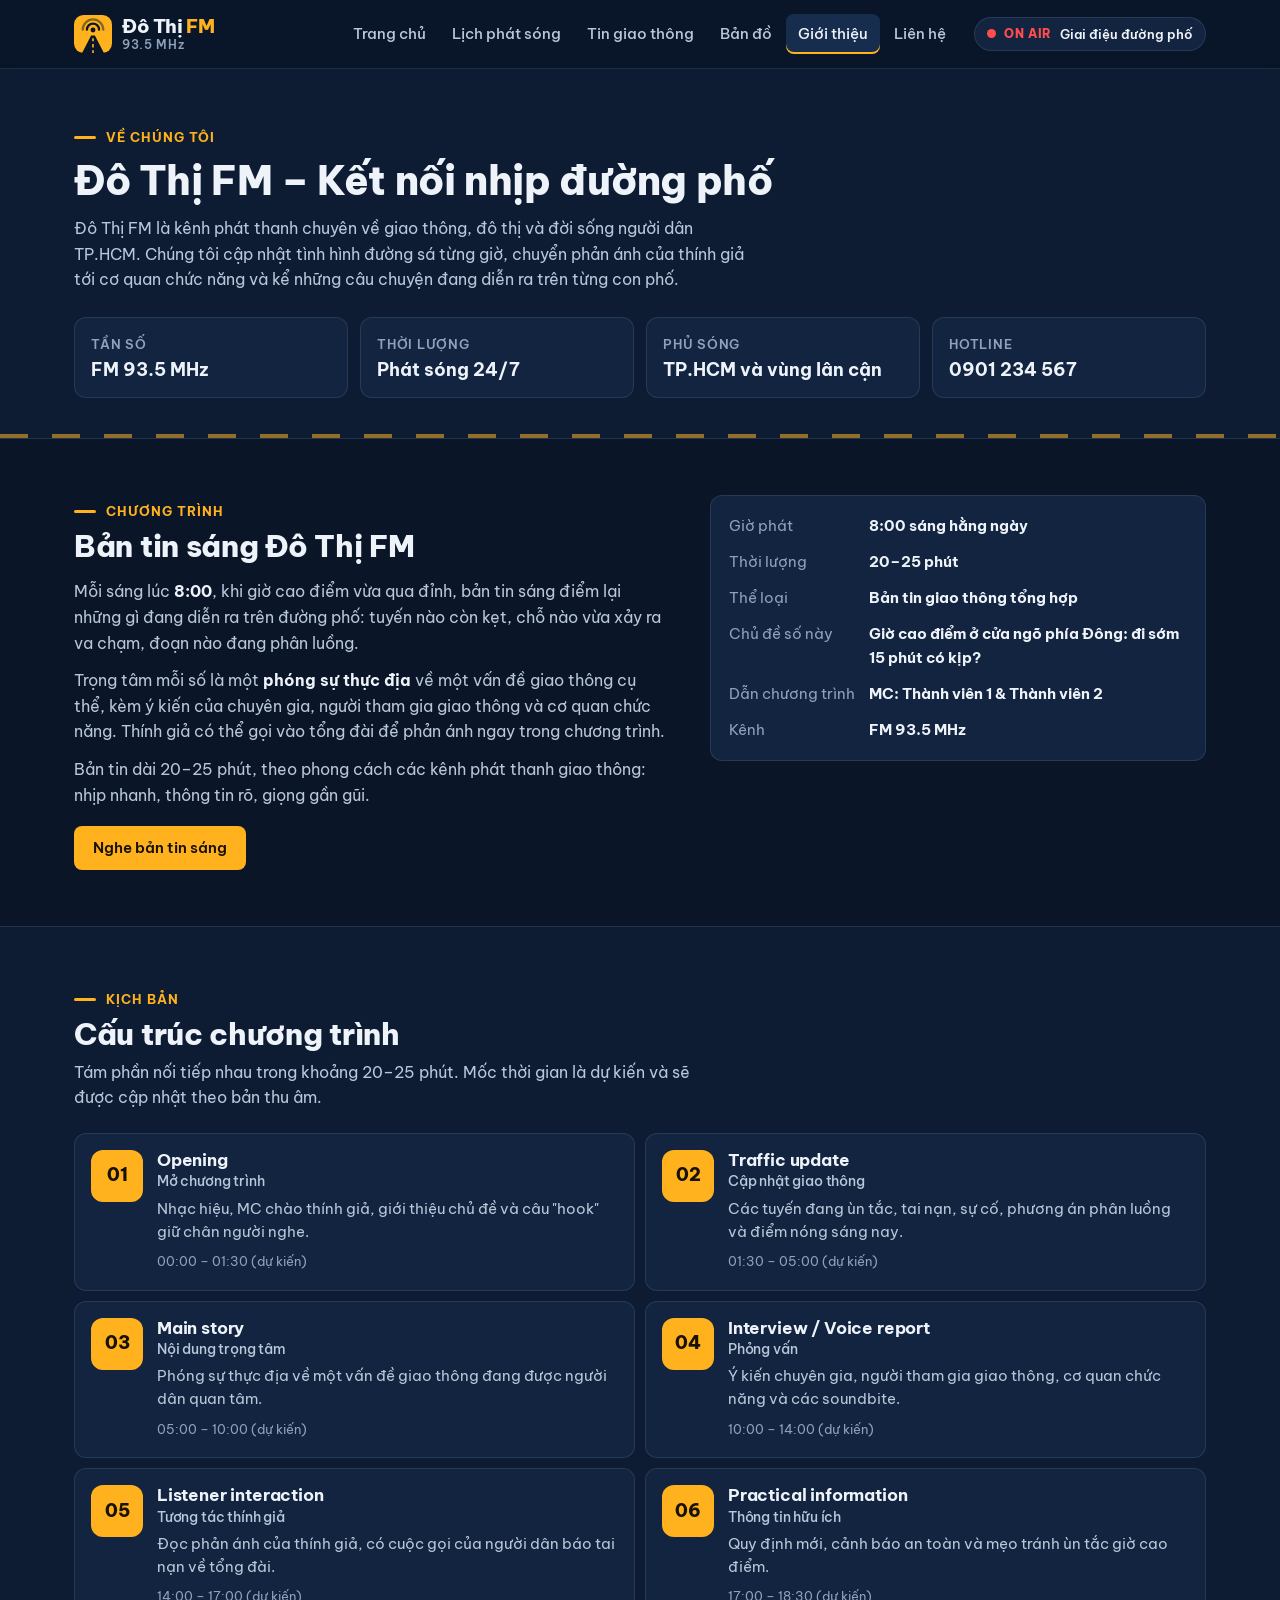
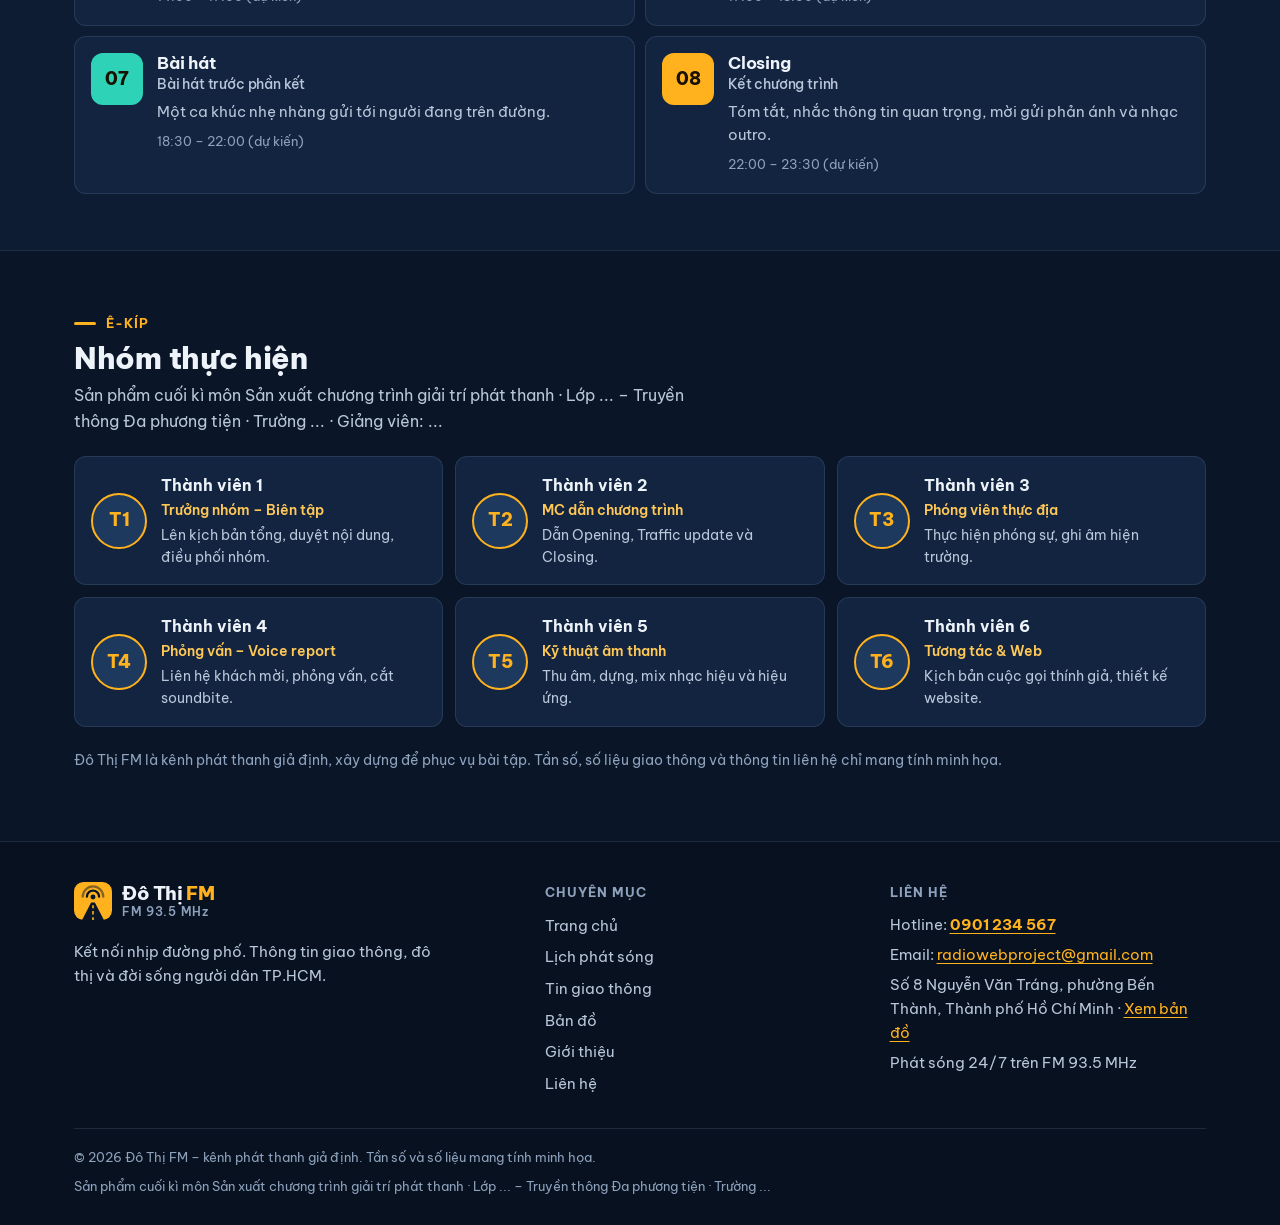
<file: gioi-thieu.html>
<!doctype html>
<html lang="vi">
<head>
  <meta charset="utf-8">
  <meta name="viewport" content="width=device-width, initial-scale=1">
  <title>Giới thiệu – Đô Thị FM 93.5</title>
  <meta name="description" content="Giới thiệu kênh Đô Thị FM 93.5 MHz, chương trình Bản tin sáng và nhóm thực hiện.">
  <meta name="theme-color" content="#0A1628">
  <link rel="icon" href="data:image/svg+xml,%3Csvg xmlns='http://www.w3.org/2000/svg' viewBox='0 0 40 40'%3E%3Crect width='40' height='40' rx='10' fill='%23FFB21E'/%3E%3Cpath d='M8.5 40 L18 21.5 h4 L31.5 40 Z' fill='%230A1628'/%3E%3Cpath d='M13.6 15.5a6.4 6.4 0 0 1 12.8 0' fill='none' stroke='%230A1628' stroke-width='2.6' stroke-linecap='round'/%3E%3Ccircle cx='20' cy='15.8' r='2.8' fill='%230A1628'/%3E%3C/svg%3E">
  <link rel="preconnect" href="https://fonts.googleapis.com">
  <link rel="preconnect" href="https://fonts.gstatic.com" crossorigin>
  <link href="https://fonts.googleapis.com/css2?family=Be+Vietnam+Pro:wght@400;500;600;700;800&display=swap" rel="stylesheet">
  <link rel="stylesheet" href="css/style.css">
</head>
<body data-page="about">
  <a class="skip-link" href="#main">Bỏ qua, đến nội dung chính</a>
  <header id="site-header" class="site-header"></header>

  <main id="main">
    <!-- Kênh -->
    <section class="page-hero">
      <div class="container">
        <span class="kicker">Về chúng tôi</span>
        <h1><span data-cfg="STATION.name">Đô Thị FM</span> – <span data-cfg="STATION.tagline">Kết nối nhịp đường phố</span></h1>
        <p data-cfg="STATION.intro"></p>
        <div class="facts">
          <div class="card fact"><span>Tần số</span><strong data-cfg="STATION.frequencyLabel"></strong></div>
          <div class="card fact"><span>Thời lượng</span><strong data-cfg="STATION.onAirHours"></strong></div>
          <div class="card fact"><span>Phủ sóng</span><strong data-cfg="STATION.coverage"></strong></div>
          <div class="card fact"><span>Hotline</span><strong data-cfg="STATION.hotline"></strong></div>
        </div>
      </div>
    </section>

    <!-- Chương trình bản tin sáng -->
    <section class="section">
      <div class="container two-col">
        <div class="prose">
          <span class="kicker">Chương trình</span>
          <h2 class="section__title" style="margin-bottom:14px"><span data-cfg="LIVE.title">Bản tin sáng</span></h2>
          <p>Mỗi sáng lúc <strong>8:00</strong>, khi giờ cao điểm vừa qua đỉnh, bản tin sáng điểm lại những gì đang diễn ra trên đường phố: tuyến nào còn kẹt, chỗ nào vừa xảy ra va chạm, đoạn nào đang phân luồng.</p>
          <p>Trọng tâm mỗi số là một <strong>phóng sự thực địa</strong> về một vấn đề giao thông cụ thể, kèm ý kiến của chuyên gia, người tham gia giao thông và cơ quan chức năng. Thính giả có thể gọi vào tổng đài để phản ánh ngay trong chương trình.</p>
          <p>Bản tin dài 20–25 phút, theo phong cách các kênh phát thanh giao thông: nhịp nhanh, thông tin rõ, giọng gần gũi.</p>
          <p style="margin-top:18px"><a class="btn btn--primary" href="index.html#live-player">Nghe bản tin sáng</a></p>
        </div>
        <ul class="card info-list">
          <li><span>Giờ phát</span><strong>8:00 sáng hằng ngày</strong></li>
          <li><span>Thời lượng</span><strong>20–25 phút</strong></li>
          <li><span>Thể loại</span><strong>Bản tin giao thông tổng hợp</strong></li>
          <li><span>Chủ đề số này</span><strong data-cfg="LIVE.topic"></strong></li>
          <li><span>Dẫn chương trình</span><strong data-cfg="LIVE.hosts"></strong></li>
          <li><span>Kênh</span><strong data-cfg="STATION.frequencyLabel"></strong></li>
        </ul>
      </div>
    </section>

    <!-- Cấu trúc chương trình (lấy từ SECTIONS trong js/config.js) -->
    <section class="section section--alt" aria-labelledby="structure-title">
      <div class="container">
        <div class="section__head">
          <div>
            <span class="kicker">Kịch bản</span>
            <h2 class="section__title" id="structure-title">Cấu trúc chương trình</h2>
            <p class="section__desc">Tám phần nối tiếp nhau trong khoảng 20–25 phút. Mốc thời gian là dự kiến và sẽ được cập nhật theo bản thu âm.</p>
          </div>
        </div>
        <ol class="steps" id="program-structure"></ol>
      </div>
    </section>

    <!-- Nhóm thực hiện (lấy từ TEAM trong js/config.js) -->
    <section class="section" aria-labelledby="team-title">
      <div class="container">
        <div class="section__head">
          <div>
            <span class="kicker">Ê-kíp</span>
            <h2 class="section__title" id="team-title">Nhóm thực hiện</h2>
            <p class="section__desc">Sản phẩm cuối kì môn <span data-cfg="STATION.course"></span> · <span data-cfg="STATION.className"></span> · <span data-cfg="STATION.school"></span> · <span data-cfg="STATION.lecturer"></span></p>
          </div>
        </div>
        <ul class="team" id="team-list" style="list-style:none;margin:0;padding:0"></ul>
        <p class="schedule-note" style="margin-top:22px">Đô Thị FM là kênh phát thanh giả định, xây dựng để phục vụ bài tập. Tần số, số liệu giao thông và thông tin liên hệ chỉ mang tính minh họa.</p>
      </div>
    </section>
  </main>

  <footer id="site-footer" class="site-footer"></footer>

  <script src="js/config.js"></script>
  <script src="js/main.js"></script>
  <script src="js/player.js"></script>
</body>
</html>
</file>
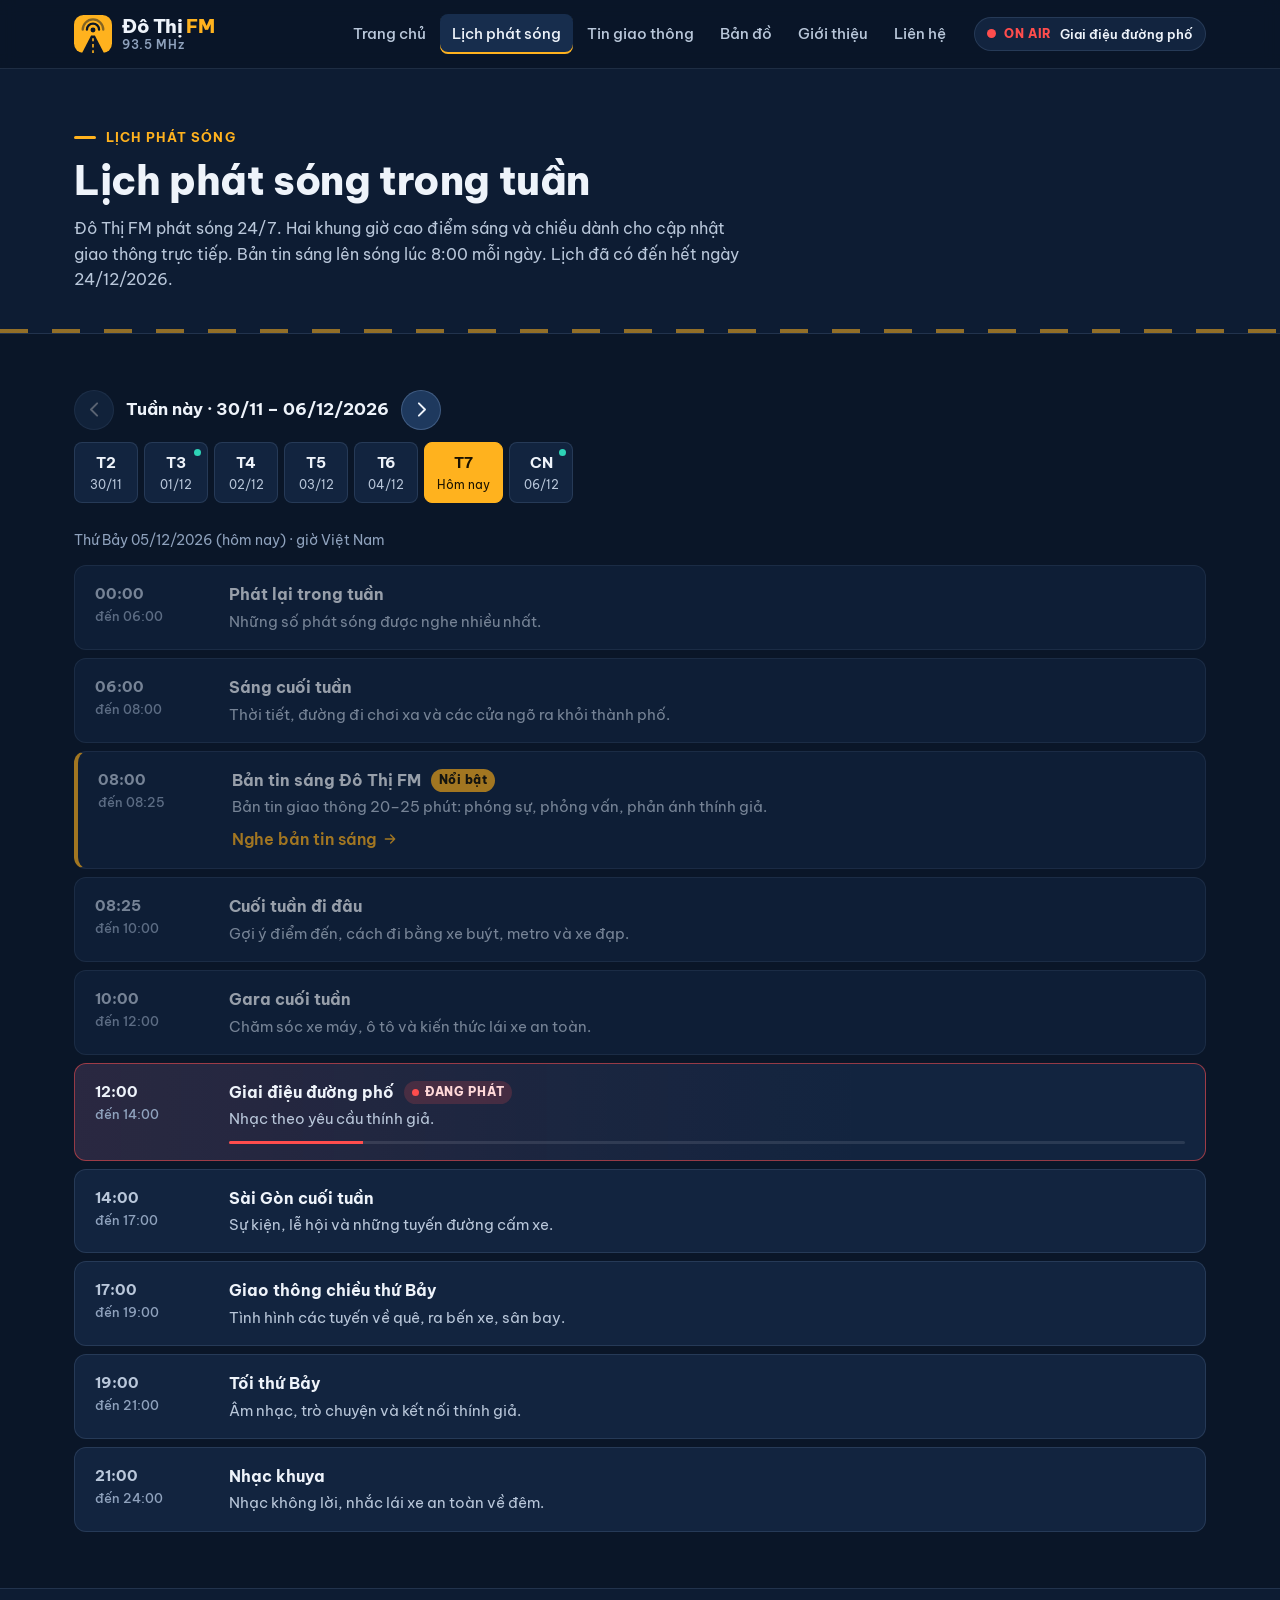
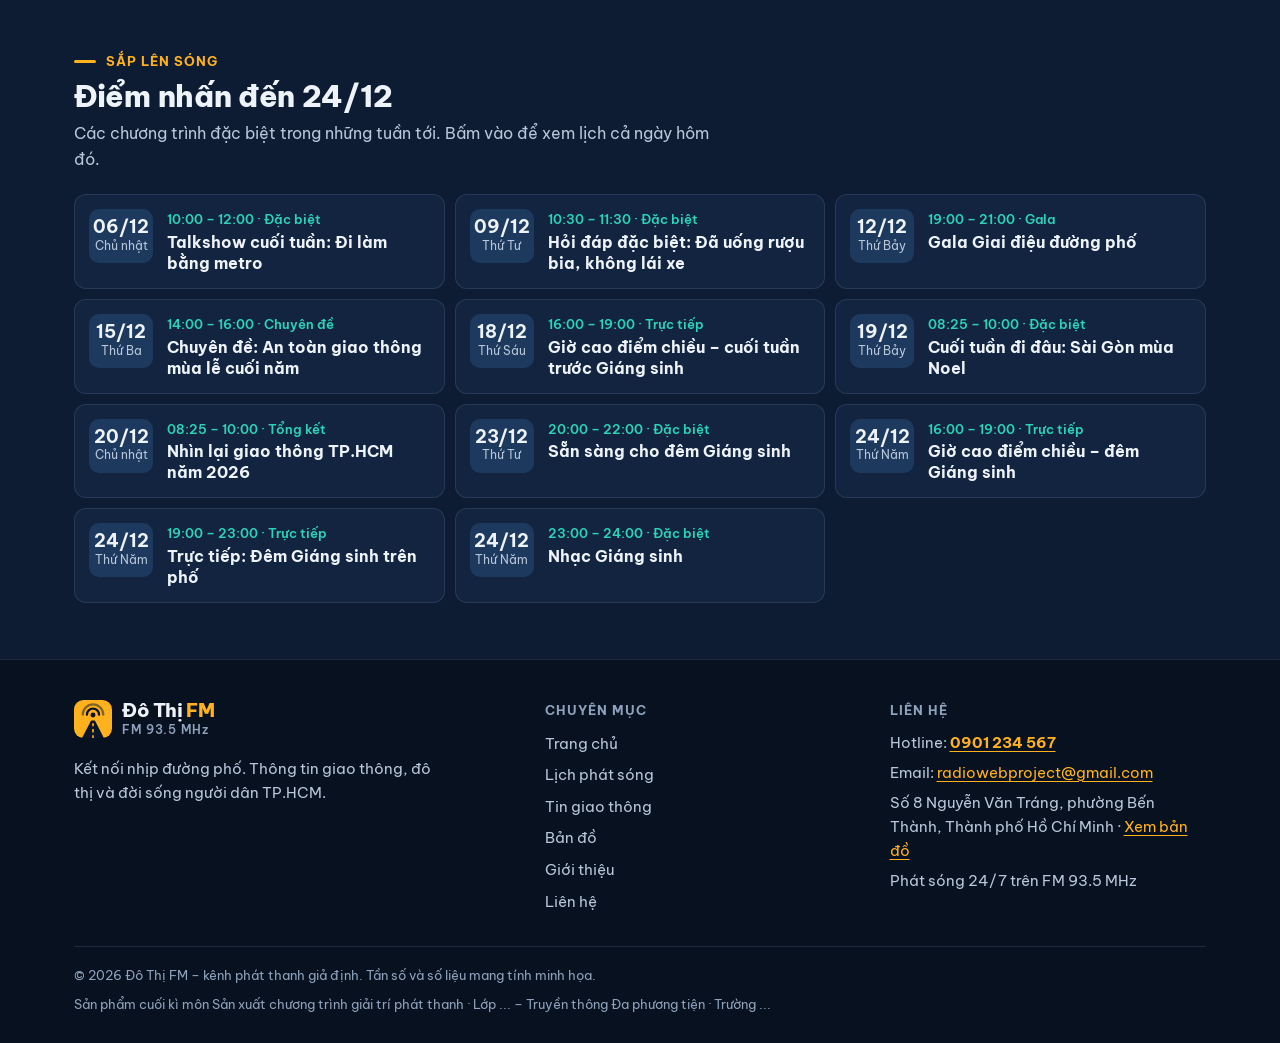
<file: lich-phat-song.html>
<!doctype html>
<html lang="vi">
<head>
  <meta charset="utf-8">
  <meta name="viewport" content="width=device-width, initial-scale=1">
  <title>Lịch phát sóng – Đô Thị FM 93.5</title>
  <meta name="description" content="Lịch phát sóng trong tuần của Đô Thị FM 93.5 MHz.">
  <meta name="theme-color" content="#0A1628">
  <link rel="icon" href="data:image/svg+xml,%3Csvg xmlns='http://www.w3.org/2000/svg' viewBox='0 0 40 40'%3E%3Crect width='40' height='40' rx='10' fill='%23FFB21E'/%3E%3Cpath d='M8.5 40 L18 21.5 h4 L31.5 40 Z' fill='%230A1628'/%3E%3Cpath d='M13.6 15.5a6.4 6.4 0 0 1 12.8 0' fill='none' stroke='%230A1628' stroke-width='2.6' stroke-linecap='round'/%3E%3Ccircle cx='20' cy='15.8' r='2.8' fill='%230A1628'/%3E%3C/svg%3E">
  <link rel="preconnect" href="https://fonts.googleapis.com">
  <link rel="preconnect" href="https://fonts.gstatic.com" crossorigin>
  <link href="https://fonts.googleapis.com/css2?family=Be+Vietnam+Pro:wght@400;500;600;700;800&display=swap" rel="stylesheet">
  <link rel="stylesheet" href="css/style.css">
</head>
<body data-page="schedule">
  <a class="skip-link" href="#main">Bỏ qua, đến nội dung chính</a>
  <header id="site-header" class="site-header"></header>

  <main id="main">
    <section class="page-hero">
      <div class="container">
        <span class="kicker">Lịch phát sóng</span>
        <h1>Lịch phát sóng trong tuần</h1>
        <p>Đô Thị FM phát sóng 24/7. Hai khung giờ cao điểm sáng và chiều dành cho cập nhật giao thông trực tiếp. Bản tin sáng lên sóng lúc 8:00 mỗi ngày. Lịch đã có đến hết ngày 24/12/2026.</p>
      </div>
    </section>

    <section class="section" id="schedule-top">
      <div class="container">
        <div class="week-nav">
          <button type="button" class="ctrl ctrl--sm" id="week-prev" aria-label="Tuần trước"><svg viewBox="0 0 24 24" aria-hidden="true"><path d="M15 5l-7 7 7 7" fill="none" stroke="currentColor" stroke-width="2.2" stroke-linecap="round" stroke-linejoin="round"/></svg></button>
          <strong class="week-nav__label" id="week-label" aria-live="polite"></strong>
          <button type="button" class="ctrl ctrl--sm" id="week-next" aria-label="Tuần sau"><svg viewBox="0 0 24 24" aria-hidden="true"><path d="M9 5l7 7-7 7" fill="none" stroke="currentColor" stroke-width="2.2" stroke-linecap="round" stroke-linejoin="round"/></svg></button>
        </div>
        <div id="day-tabs" class="day-tabs"></div>
        <p class="schedule-note" id="schedule-day" aria-live="polite"></p>
        <!-- Lịch lấy từ SCHEDULE trong js/config.js. Chương trình đang phát được tự đánh dấu theo giờ Việt Nam. -->
        <ol class="schedule-list" id="schedule-list" style="list-style:none;margin:0;padding:0"></ol>
      </div>
    </section>

    <!-- Điểm nhấn: lấy từ SCHEDULE_SPECIAL trong js/config.js -->
    <section class="section section--alt" aria-labelledby="hl-title">
      <div class="container">
        <div class="section__head">
          <div>
            <span class="kicker">Sắp lên sóng</span>
            <h2 class="section__title" id="hl-title">Điểm nhấn đến 24/12</h2>
            <p class="section__desc">Các chương trình đặc biệt trong những tuần tới. Bấm vào để xem lịch cả ngày hôm đó.</p>
          </div>
        </div>
        <ul class="highlights" id="schedule-highlights"></ul>
      </div>
    </section>
  </main>

  <footer id="site-footer" class="site-footer"></footer>

  <script src="js/config.js"></script>
  <script src="js/main.js"></script>
  <script src="js/player.js"></script>
</body>
</html>
</file>
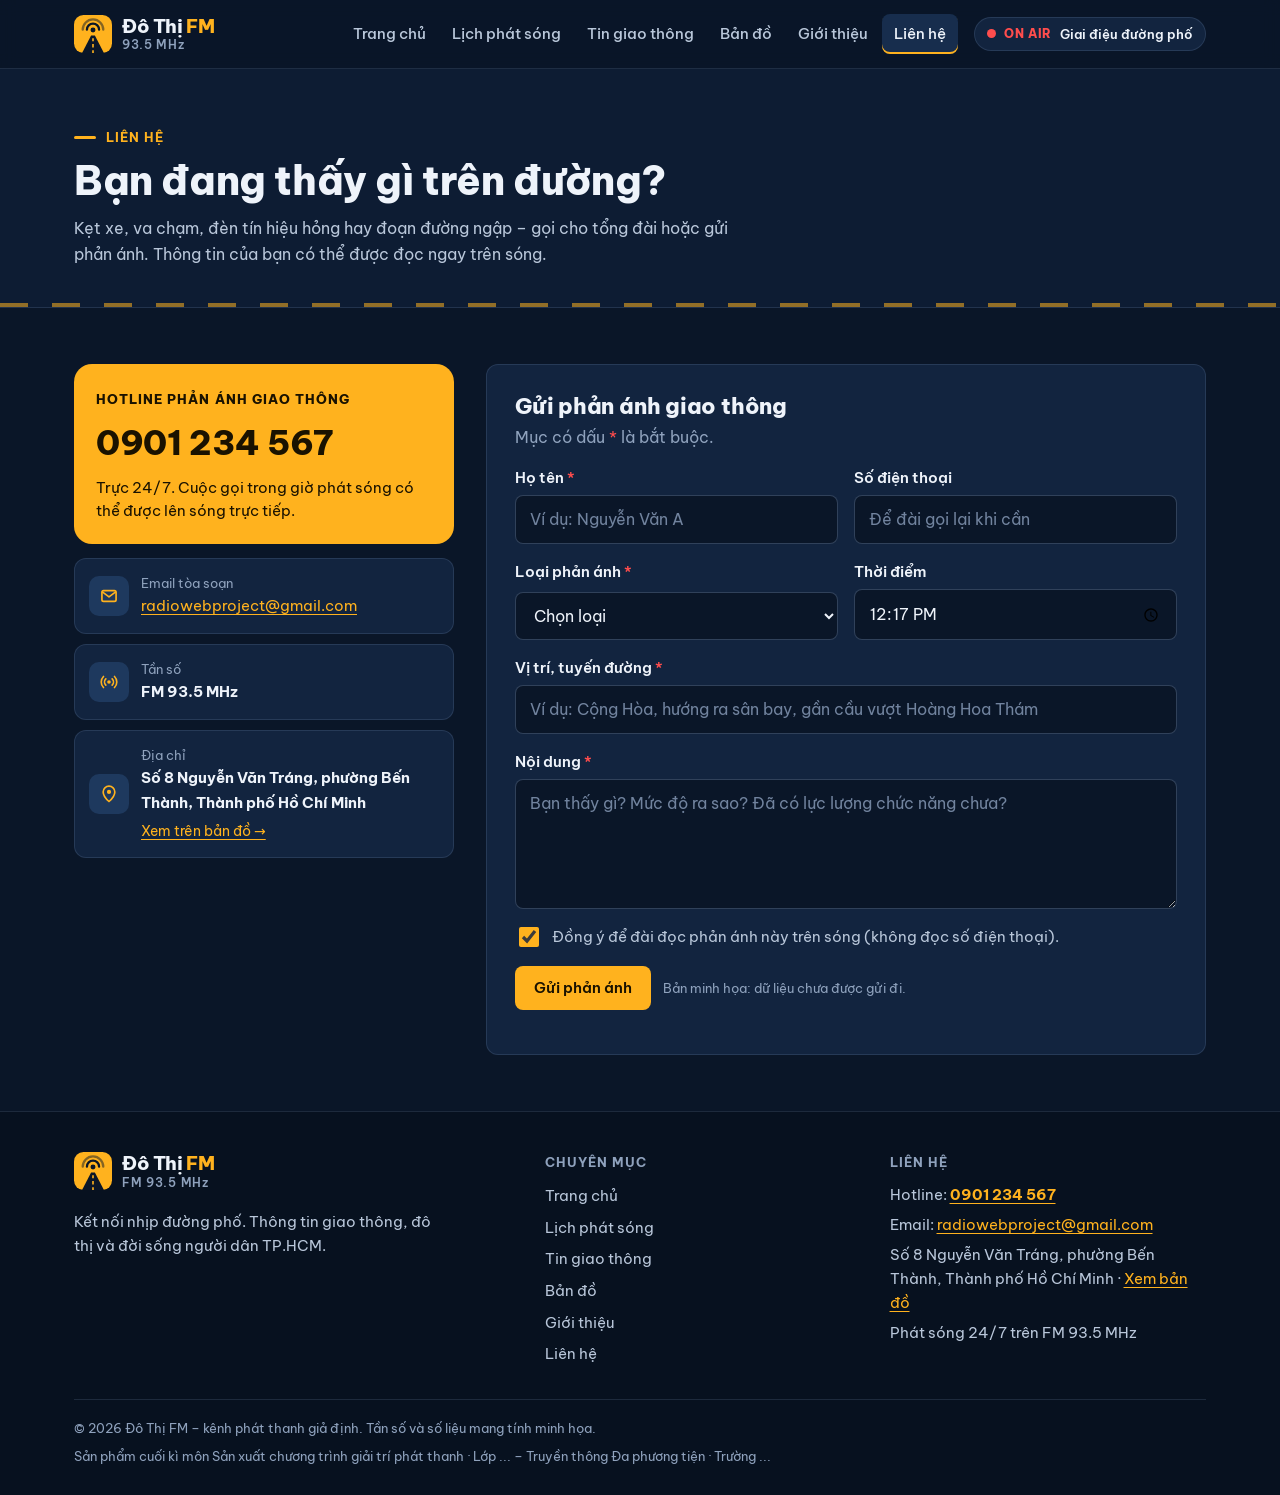
<file: lien-he.html>
<!doctype html>
<html lang="vi">
<head>
  <meta charset="utf-8">
  <meta name="viewport" content="width=device-width, initial-scale=1">
  <title>Liên hệ – Đô Thị FM 93.5</title>
  <meta name="description" content="Gọi hotline hoặc gửi phản ánh giao thông tới Đô Thị FM 93.5 MHz.">
  <meta name="theme-color" content="#0A1628">
  <link rel="icon" href="data:image/svg+xml,%3Csvg xmlns='http://www.w3.org/2000/svg' viewBox='0 0 40 40'%3E%3Crect width='40' height='40' rx='10' fill='%23FFB21E'/%3E%3Cpath d='M8.5 40 L18 21.5 h4 L31.5 40 Z' fill='%230A1628'/%3E%3Cpath d='M13.6 15.5a6.4 6.4 0 0 1 12.8 0' fill='none' stroke='%230A1628' stroke-width='2.6' stroke-linecap='round'/%3E%3Ccircle cx='20' cy='15.8' r='2.8' fill='%230A1628'/%3E%3C/svg%3E">
  <link rel="preconnect" href="https://fonts.googleapis.com">
  <link rel="preconnect" href="https://fonts.gstatic.com" crossorigin>
  <link href="https://fonts.googleapis.com/css2?family=Be+Vietnam+Pro:wght@400;500;600;700;800&display=swap" rel="stylesheet">
  <link rel="stylesheet" href="css/style.css">
</head>
<body data-page="contact">
  <a class="skip-link" href="#main">Bỏ qua, đến nội dung chính</a>
  <header id="site-header" class="site-header"></header>

  <main id="main">
    <section class="page-hero">
      <div class="container">
        <span class="kicker">Liên hệ</span>
        <h1>Bạn đang thấy gì trên đường?</h1>
        <p>Kẹt xe, va chạm, đèn tín hiệu hỏng hay đoạn đường ngập – gọi cho tổng đài hoặc gửi phản ánh. Thông tin của bạn có thể được đọc ngay trên sóng.</p>
      </div>
    </section>

    <section class="section">
      <div class="container contact-layout">
        <!-- Thông tin liên hệ (lấy từ STATION trong js/config.js) -->
        <div>
          <div class="hotline-card">
            <span>Hotline phản ánh giao thông</span>
            <a data-cfg-tel data-cfg="STATION.hotline">0901 234 567</a>
            <p>Trực 24/7. Cuộc gọi trong giờ phát sóng có thể được lên sóng trực tiếp.</p>
          </div>
          <ul class="contact-list">
            <li class="card">
              <span class="ic"><svg viewBox="0 0 24 24" aria-hidden="true"><rect x="3.5" y="5.5" width="17" height="13" rx="2" fill="none" stroke="currentColor" stroke-width="2"/><path d="M4 7l8 6 8-6" fill="none" stroke="currentColor" stroke-width="2" stroke-linejoin="round"/></svg></span>
              <div><small>Email tòa soạn</small><a data-cfg-mail data-cfg="STATION.email"></a></div>
            </li>
            <li class="card">
              <span class="ic"><svg viewBox="0 0 24 24" aria-hidden="true"><circle cx="12" cy="12" r="2.2" fill="currentColor"/><path d="M8.2 8.2a5.4 5.4 0 0 0 0 7.6M15.8 8.2a5.4 5.4 0 0 1 0 7.6M5.4 5.4a9.3 9.3 0 0 0 0 13.2M18.6 5.4a9.3 9.3 0 0 1 0 13.2" fill="none" stroke="currentColor" stroke-width="2" stroke-linecap="round"/></svg></span>
              <div><small>Tần số</small><strong data-cfg="STATION.frequencyLabel"></strong></div>
            </li>
            <li class="card">
              <span class="ic"><svg viewBox="0 0 24 24" aria-hidden="true"><path d="M12 21s-7-6.2-7-11.5A7 7 0 0 1 19 9.5C19 14.8 12 21 12 21z" fill="none" stroke="currentColor" stroke-width="2"/><circle cx="12" cy="9.5" r="2.5" fill="currentColor"/></svg></span>
              <div><small>Địa chỉ</small><strong data-cfg="STATION.address"></strong>
                <a href="ban-do.html#tru-so" style="display:inline-block;margin-top:4px;font-size:14px">Xem trên bản đồ →</a></div>
            </li>
          </ul>
        </div>

        <!--
          FORM GỬI PHẢN ÁNH – CHỈ LÀM PHẦN GIAO DIỆN.
          Dữ liệu CHƯA được gửi đi đâu (không có máy chủ, không lưu lại).
          Khi bấm "Gửi", js/main.js chỉ kiểm tra các ô bắt buộc và hiện thông báo minh họa.
          TODO: nhóm cập nhật nếu muốn nhận phản ánh thật (ví dụ chuyển sang Google Forms).
        -->
        <form class="card form" id="report-form" novalidate aria-labelledby="form-title">
          <div>
            <h2 id="form-title">Gửi phản ánh giao thông</h2>
            <p class="hint" style="color:var(--muted);margin-top:4px">Mục có dấu <span class="req" style="color:var(--live)">*</span> là bắt buộc.</p>
          </div>
          <div class="form__row">
            <div class="field">
              <label for="f-name">Họ tên <span class="req">*</span></label>
              <input class="input" id="f-name" name="name" type="text" autocomplete="name" required placeholder="Ví dụ: Nguyễn Văn A">
            </div>
            <div class="field">
              <label for="f-phone">Số điện thoại</label>
              <input class="input" id="f-phone" name="phone" type="tel" autocomplete="tel" inputmode="tel" placeholder="Để đài gọi lại khi cần">
            </div>
          </div>
          <div class="form__row">
            <div class="field">
              <label for="f-type">Loại phản ánh <span class="req">*</span></label>
              <select class="select" id="f-type" name="type" required>
                <option value="">Chọn loại</option>
                <option>Ùn tắc</option>
                <option>Tai nạn, va chạm</option>
                <option>Đèn tín hiệu, biển báo</option>
                <option>Ngập nước</option>
                <option>Công trình, rào chắn</option>
                <option>Khác</option>
              </select>
            </div>
            <div class="field">
              <label for="f-when">Thời điểm</label>
              <input class="input" id="f-when" name="when" type="time">
            </div>
          </div>
          <div class="field">
            <label for="f-place">Vị trí, tuyến đường <span class="req">*</span></label>
            <input class="input" id="f-place" name="place" type="text" required placeholder="Ví dụ: Cộng Hòa, hướng ra sân bay, gần cầu vượt Hoàng Hoa Thám">
          </div>
          <div class="field">
            <label for="f-msg">Nội dung <span class="req">*</span></label>
            <textarea class="textarea" id="f-msg" name="message" required placeholder="Bạn thấy gì? Mức độ ra sao? Đã có lực lượng chức năng chưa?"></textarea>
          </div>
          <label class="check"><input type="checkbox" name="onair" checked> Đồng ý để đài đọc phản ánh này trên sóng (không đọc số điện thoại).</label>
          <div class="form__actions">
            <button type="submit" class="btn btn--primary">Gửi phản ánh</button>
            <span class="hint" style="color:var(--muted);font-size:13px">Bản minh họa: dữ liệu chưa được gửi đi.</span>
          </div>
          <p class="form__status" id="form-status" role="status" aria-live="polite"></p>
        </form>
      </div>
    </section>
  </main>

  <footer id="site-footer" class="site-footer"></footer>

  <script src="js/config.js"></script>
  <script src="js/main.js"></script>
  <script src="js/player.js"></script>
</body>
</html>
</file>
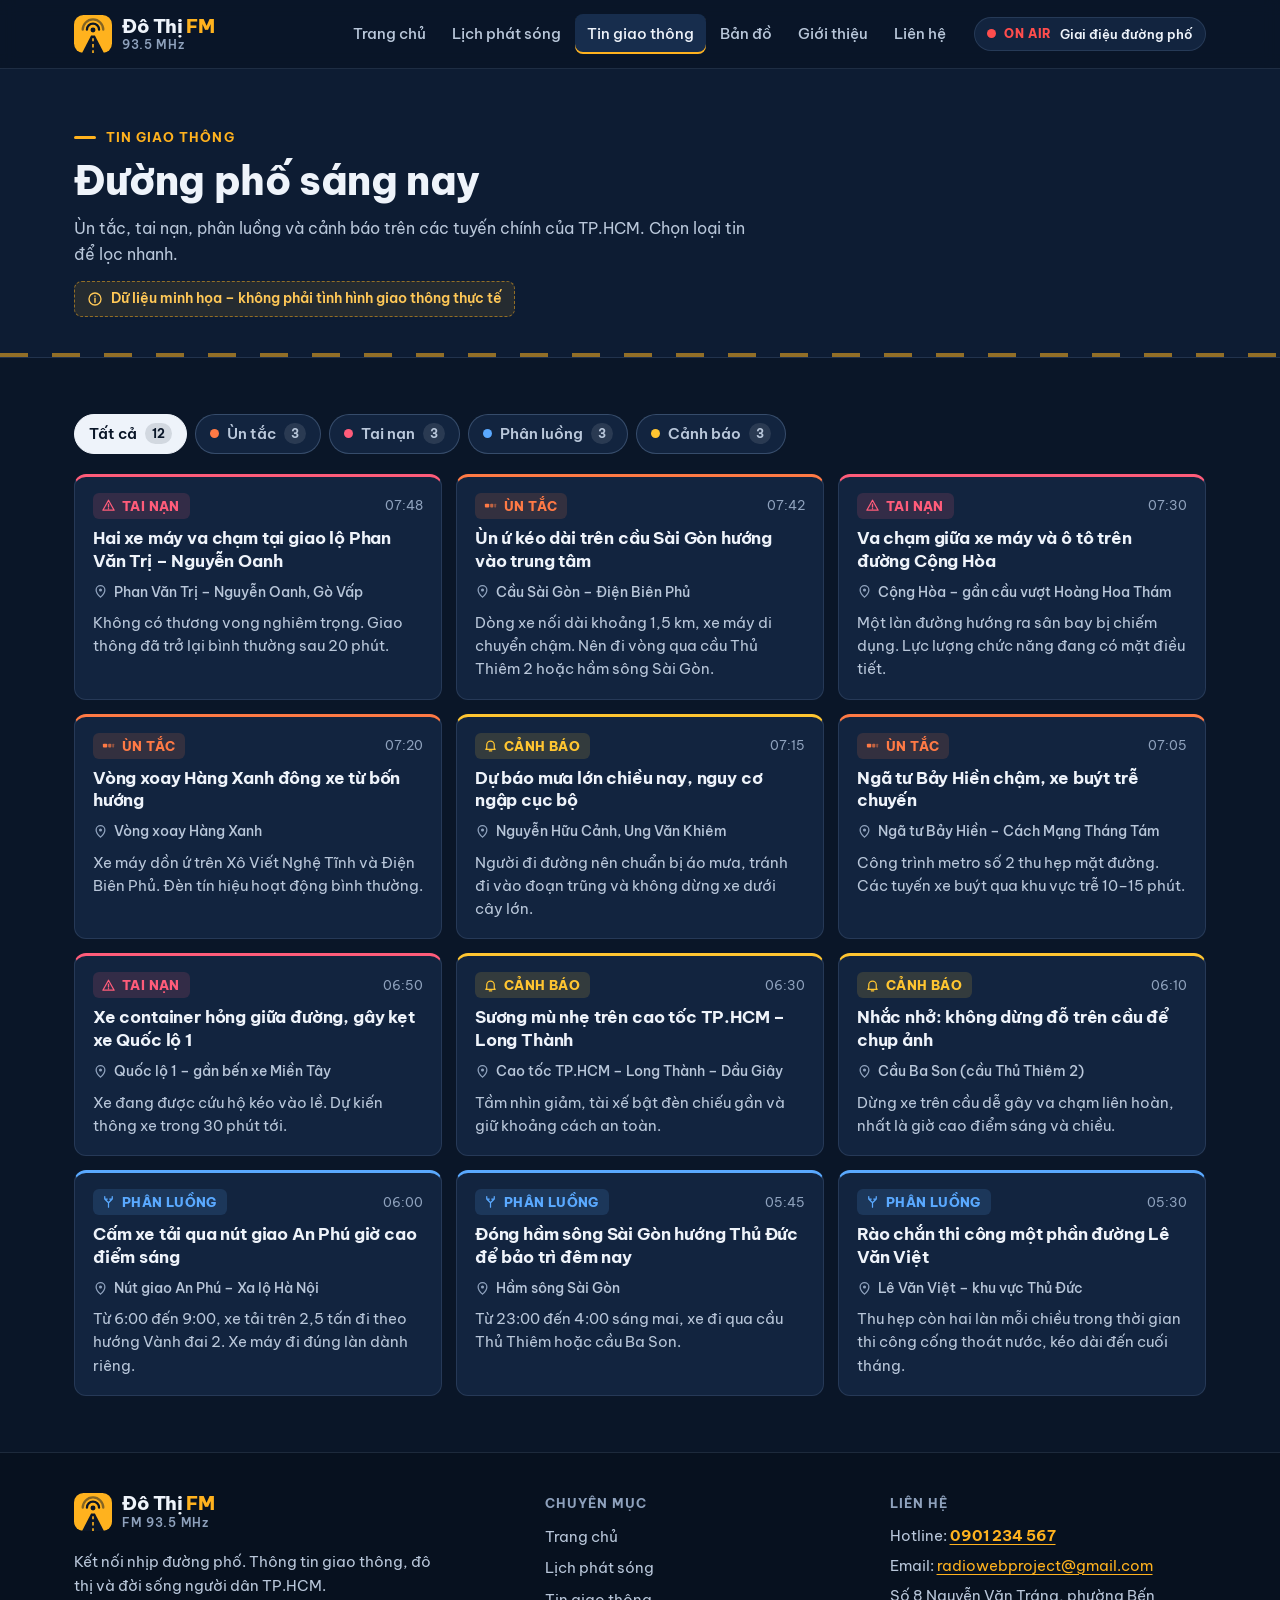
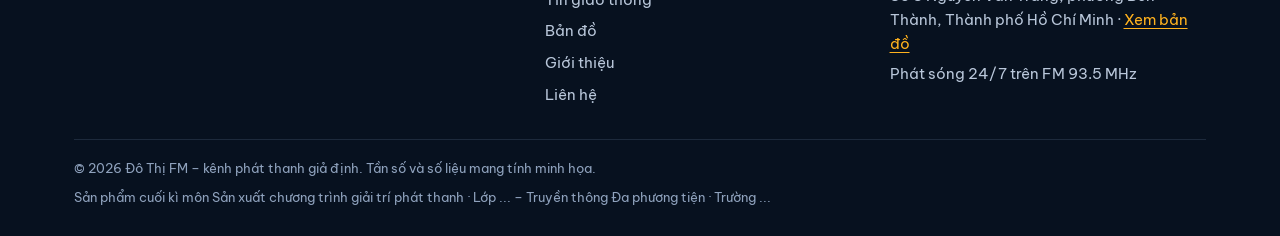
<file: tin-giao-thong.html>
<!doctype html>
<html lang="vi">
<head>
  <meta charset="utf-8">
  <meta name="viewport" content="width=device-width, initial-scale=1">
  <title>Tin giao thông – Đô Thị FM 93.5</title>
  <meta name="description" content="Tin ùn tắc, tai nạn, phân luồng và cảnh báo giao thông TP.HCM (dữ liệu minh họa).">
  <meta name="theme-color" content="#0A1628">
  <link rel="icon" href="data:image/svg+xml,%3Csvg xmlns='http://www.w3.org/2000/svg' viewBox='0 0 40 40'%3E%3Crect width='40' height='40' rx='10' fill='%23FFB21E'/%3E%3Cpath d='M8.5 40 L18 21.5 h4 L31.5 40 Z' fill='%230A1628'/%3E%3Cpath d='M13.6 15.5a6.4 6.4 0 0 1 12.8 0' fill='none' stroke='%230A1628' stroke-width='2.6' stroke-linecap='round'/%3E%3Ccircle cx='20' cy='15.8' r='2.8' fill='%230A1628'/%3E%3C/svg%3E">
  <link rel="preconnect" href="https://fonts.googleapis.com">
  <link rel="preconnect" href="https://fonts.gstatic.com" crossorigin>
  <link href="https://fonts.googleapis.com/css2?family=Be+Vietnam+Pro:wght@400;500;600;700;800&display=swap" rel="stylesheet">
  <link rel="stylesheet" href="css/style.css">
</head>
<body data-page="news">
  <a class="skip-link" href="#main">Bỏ qua, đến nội dung chính</a>
  <header id="site-header" class="site-header"></header>

  <main id="main">
    <section class="page-hero">
      <div class="container">
        <span class="kicker">Tin giao thông</span>
        <h1>Đường phố sáng nay</h1>
        <p>Ùn tắc, tai nạn, phân luồng và cảnh báo trên các tuyến chính của TP.HCM. Chọn loại tin để lọc nhanh.</p>
        <span class="demo-note"><svg viewBox="0 0 24 24" aria-hidden="true"><circle cx="12" cy="12" r="9" fill="none" stroke="currentColor" stroke-width="2"/><path d="M12 11v6M12 7.5v.5" stroke="currentColor" stroke-width="2.2" stroke-linecap="round"/></svg>Dữ liệu minh họa – không phải tình hình giao thông thực tế</span>
      </div>
    </section>

    <section class="section">
      <div class="container">
        <div class="filters" id="news-filters" role="group" aria-label="Lọc theo loại tin"></div>
        <p class="sr-only" id="news-status" aria-live="polite"></p>
        <!-- Tin lấy từ NEWS trong js/config.js -->
        <div class="news-grid" id="news-list"></div>
      </div>
    </section>
  </main>

  <footer id="site-footer" class="site-footer"></footer>

  <script src="js/config.js"></script>
  <script src="js/main.js"></script>
  <script src="js/player.js"></script>
</body>
</html>
</file>
<file: css/style.css>
/* ==========================================================================
   ĐÔ THỊ FM – style.css
   Mobile-first. Màu chủ đạo: navy đậm; màu nhấn: vàng cam biển báo.
   Muốn đổi màu cả trang chỉ cần sửa các biến trong :root.
   ========================================================================== */

:root {
  --bg: #0A1628;
  --bg-2: #0D1C33;
  --surface: #12243F;
  --surface-2: #172D4D;
  --surface-3: #1E395E;
  --line: rgba(160, 190, 230, 0.14);
  --line-2: rgba(160, 190, 230, 0.26);

  --text: #EEF3FA;
  --text-2: #B9C7DA;
  --muted: #8FA2BD;

  --accent: #FFB21E;        /* vàng cam biển báo */
  --accent-2: #FFC857;
  --accent-ink: #1A1200;    /* chữ đặt trên nền vàng */
  --live: #FF4D4D;          /* đỏ ON AIR */
  --teal: #2ED3B7;          /* thông thoáng */
  --blue: #5AA9FF;          /* phân luồng */
  --orange: #FF8A3D;

  --radius-sm: 8px;
  --radius: 12px;
  --radius-lg: 18px;
  --shadow: 0 12px 32px rgba(0, 0, 0, 0.35);

  --font: 'Be Vietnam Pro', 'Inter', system-ui, -apple-system, 'Segoe UI', Roboto, 'Helvetica Neue', Arial, sans-serif;
  --container: 1180px;
  --gutter: 16px;
  --header-h: 60px;
  --dock-h: 0px;
}

@media (min-width: 768px) {
  :root { --gutter: 24px; --header-h: 68px; }
}

/* ---------- Nền tảng ---------- */
*, *::before, *::after { box-sizing: border-box; }
html { -webkit-text-size-adjust: 100%; scroll-behavior: smooth; scroll-padding-top: calc(var(--header-h) + 12px); }
body {
  margin: 0;
  background: var(--bg);
  color: var(--text);
  font-family: var(--font);
  font-size: 16px;
  line-height: 1.6;
  -webkit-font-smoothing: antialiased;
  overflow-x: hidden;
}
body.has-dock { padding-bottom: var(--dock-h); }
img, svg { display: block; max-width: 100%; }
a { color: var(--accent); text-decoration-thickness: 1px; text-underline-offset: 3px; }
a:hover { color: var(--accent-2); }
h1, h2, h3, h4 { margin: 0; line-height: 1.25; letter-spacing: -0.01em; }
p { margin: 0; }
button { font: inherit; color: inherit; }
[hidden] { display: none !important; }

:focus-visible { outline: 3px solid var(--accent); outline-offset: 2px; border-radius: 4px; }

.sr-only {
  position: absolute !important; width: 1px; height: 1px; padding: 0; margin: -1px;
  overflow: hidden; clip: rect(0 0 0 0); white-space: nowrap; border: 0;
}
.skip-link {
  position: absolute; left: 12px; top: -60px; z-index: 200;
  background: var(--accent); color: var(--accent-ink); padding: 10px 14px;
  border-radius: var(--radius-sm); font-weight: 700; text-decoration: none;
}
.skip-link:focus { top: 12px; }

.container { width: 100%; max-width: var(--container); margin: 0 auto; padding: 0 var(--gutter); }

.tabular { font-variant-numeric: tabular-nums; }

/* ---------- Nút ---------- */
.btn {
  display: inline-flex; align-items: center; justify-content: center; gap: 8px;
  min-height: 44px; padding: 10px 18px;
  border-radius: var(--radius-sm); border: 1px solid transparent;
  font-weight: 600; font-size: 15px; line-height: 1.2; text-decoration: none;
  cursor: pointer; transition: background .15s, border-color .15s, color .15s, transform .1s;
  white-space: nowrap;
}
.btn:active { transform: translateY(1px); }
.btn svg { width: 18px; height: 18px; flex: none; }
.btn--primary { background: var(--accent); color: var(--accent-ink); }
.btn--primary:hover { background: var(--accent-2); color: var(--accent-ink); }
.btn--ghost { background: transparent; color: var(--text); border-color: var(--line-2); }
.btn--ghost:hover { border-color: var(--accent); color: var(--text); }
.btn--live { background: var(--live); color: #fff; }
.btn--live:hover { background: #ff6a6a; color: #fff; }
.btn--sm { min-height: 36px; padding: 7px 12px; font-size: 14px; }

/* Nút tròn trong player */
.ctrl {
  display: inline-grid; place-items: center; flex: none;
  width: 48px; height: 48px; border-radius: 50%;
  background: var(--surface-3); border: 1px solid var(--line-2); color: var(--text);
  cursor: pointer; transition: background .15s, border-color .15s, transform .1s;
}
.ctrl:hover { border-color: var(--accent); }
.ctrl:active { transform: scale(.96); }
.ctrl svg { width: 24px; height: 24px; }
.ctrl--main { width: 64px; height: 64px; background: var(--accent); color: var(--accent-ink); border: 0; }
.ctrl--main:hover { background: var(--accent-2); }
.ctrl--main svg { width: 30px; height: 30px; }
.ctrl--sm { width: 40px; height: 40px; }
.ctrl--sm svg { width: 21px; height: 21px; }
.ctrl--play { width: 44px; height: 44px; background: var(--accent); color: var(--accent-ink); border: 0; }
.ctrl--play:hover { background: var(--accent-2); }
.ctrl--play svg { width: 22px; height: 22px; }
.ctrl--ghost { background: transparent; border-color: transparent; width: 40px; height: 40px; color: var(--muted); }
.ctrl--ghost:hover { color: var(--text); border-color: var(--line-2); }
.ctrl--ghost svg { width: 18px; height: 18px; }

/* ---------- Nhãn & hiệu ứng ---------- */
.kicker {
  display: inline-flex; align-items: center; gap: 10px;
  font-size: 13px; font-weight: 700; letter-spacing: .08em; text-transform: uppercase; color: var(--accent);
}
.kicker::before { content: ""; width: 22px; height: 3px; background: var(--accent); border-radius: 2px; }

.onair-dot {
  display: inline-block; width: 9px; height: 9px; border-radius: 50%; flex: none;
  background: var(--live); box-shadow: 0 0 0 0 rgba(255, 77, 77, .6);
  animation: onair 1.6s ease-out infinite;
}
@keyframes onair {
  0% { box-shadow: 0 0 0 0 rgba(255, 77, 77, .6); opacity: 1; }
  50% { opacity: .55; }
  70% { box-shadow: 0 0 0 8px rgba(255, 77, 77, 0); }
  100% { box-shadow: 0 0 0 0 rgba(255, 77, 77, 0); opacity: 1; }
}

.eq { display: inline-flex; align-items: flex-end; gap: 3px; height: 26px; flex: none; }
.eq span { width: 4px; height: 25%; background: var(--accent); border-radius: 2px; transition: height .3s; }
.is-playing .eq span { animation: eq 0.9s ease-in-out infinite alternate; }
.is-playing .eq span:nth-child(2) { animation-duration: 0.7s; animation-delay: -.3s; }
.is-playing .eq span:nth-child(3) { animation-duration: 1.1s; animation-delay: -.6s; }
.is-playing .eq span:nth-child(4) { animation-duration: 0.8s; animation-delay: -.2s; }
.is-playing .eq span:nth-child(5) { animation-duration: 1s; animation-delay: -.5s; }
@keyframes eq { 0% { height: 18%; } 50% { height: 100%; } 100% { height: 42%; } }

.chip {
  display: inline-flex; align-items: center; gap: 6px;
  padding: 3px 10px; border-radius: 999px; font-size: 12.5px; font-weight: 600;
  background: var(--surface-3); color: var(--text-2); border: 1px solid var(--line);
}

/* ---------- Header ---------- */
.site-header {
  position: sticky; top: 0; z-index: 50;
  background: rgba(10, 22, 40, .96);
  border-bottom: 1px solid var(--line);
}
@supports (backdrop-filter: blur(8px)) {
  .site-header { background: rgba(10, 22, 40, .88); backdrop-filter: blur(8px); }
}
.header__bar { display: flex; align-items: center; gap: 16px; height: var(--header-h); }

.brand { display: inline-flex; align-items: center; gap: 10px; text-decoration: none; color: var(--text); flex: none; }
.brand:hover { color: var(--text); }
.brand__mark { width: 38px; height: 38px; flex: none; }
.brand__text { display: flex; flex-direction: column; line-height: 1.05; }
.brand__name { font-size: 19px; font-weight: 800; letter-spacing: -0.02em; }
.brand__name b { color: var(--accent); font-weight: 800; }
.brand__freq { font-size: 11.5px; font-weight: 600; color: var(--muted); letter-spacing: .06em; margin-top: 3px; }

.nav { margin-left: auto; }
.nav__list { list-style: none; margin: 0; padding: 0; display: flex; gap: 2px; }
.nav__link {
  display: block; padding: 8px 12px; border-radius: var(--radius-sm);
  color: var(--text-2); text-decoration: none; font-weight: 500; font-size: 15px;
}
.nav__link:hover { color: var(--text); background: var(--surface); }
.nav__link[aria-current="page"] { color: var(--text); background: var(--surface-2); box-shadow: inset 0 -2px 0 var(--accent); }

.onair-chip {
  display: none; align-items: center; gap: 8px;
  padding: 6px 12px; border-radius: 999px; background: var(--surface); border: 1px solid var(--line);
  font-size: 13px; color: var(--text-2); text-decoration: none; max-width: 260px;
}
.onair-chip:hover { color: var(--text); border-color: var(--line-2); }
.onair-chip strong { color: var(--text); font-weight: 600; white-space: nowrap; overflow: hidden; text-overflow: ellipsis; }
.onair-chip__tag { color: var(--live); font-weight: 800; letter-spacing: .06em; font-size: 11.5px; }

.menu-toggle {
  margin-left: auto; display: inline-grid; place-items: center;
  width: 44px; height: 44px; border-radius: var(--radius-sm);
  background: var(--surface); border: 1px solid var(--line); cursor: pointer;
}
.menu-toggle svg { width: 22px; height: 22px; }

/* Menu trên điện thoại */
@media (max-width: 959px) {
  .nav {
    position: fixed; inset: var(--header-h) 0 auto 0;
    background: var(--bg); border-bottom: 1px solid var(--line);
    padding: 8px var(--gutter) 16px; display: none; box-shadow: var(--shadow);
    max-height: calc(100vh - var(--header-h)); overflow-y: auto;
  }
  .nav.is-open { display: block; }
  .nav__list { flex-direction: column; }
  .nav__link { padding: 13px 12px; font-size: 16px; }
}
@media (min-width: 960px) {
  .menu-toggle { display: none; }
  .nav { margin-left: auto; }
}
@media (min-width: 1180px) {
  .onair-chip { display: inline-flex; }
}

/* ---------- Ticker tin nhanh ---------- */
.ticker {
  display: flex; align-items: stretch; background: var(--bg-2);
  border-bottom: 1px solid var(--line); overflow: hidden; min-height: 40px;
}
.ticker__label {
  flex: none; display: flex; align-items: center; gap: 8px;
  padding: 0 14px; background: var(--accent); color: var(--accent-ink);
  font-weight: 800; font-size: 13px; letter-spacing: .06em; text-transform: uppercase;
  position: relative; z-index: 1;
}
.ticker__label::after {
  content: ""; position: absolute; right: -10px; top: 0; bottom: 0; width: 10px;
  background: var(--accent); clip-path: polygon(0 0, 100% 50%, 0 100%);
}
.ticker__viewport { flex: 1; overflow: hidden; display: flex; align-items: center; padding-left: 18px; }
.ticker__track { display: inline-flex; white-space: nowrap; animation: ticker var(--ticker-dur, 60s) linear infinite; will-change: transform; }
.ticker:hover .ticker__track, .ticker__viewport:focus .ticker__track, .ticker.is-paused .ticker__track { animation-play-state: paused; }
.ticker__toggle {
  flex: none; display: grid; place-items: center; width: 40px; border: 0; border-left: 1px solid var(--line);
  background: var(--bg-2); color: var(--text-2); cursor: pointer;
}
.ticker__toggle:hover { color: var(--text); background: var(--surface); }
.ticker__toggle svg { width: 16px; height: 16px; }
.ticker__item { display: inline-flex; align-items: center; gap: 12px; padding-right: 28px; font-size: 14.5px; color: var(--text-2); }
.ticker__item::before { content: ""; width: 6px; height: 6px; border-radius: 50%; background: var(--accent); flex: none; }
@keyframes ticker { from { transform: translateX(0); } to { transform: translateX(-50%); } }

/* ---------- Khối chung ---------- */
.section { padding: 40px 0; }
.section + .section { border-top: 1px solid var(--line); }
.section--alt { background: var(--bg-2); }
.section__head { display: flex; flex-wrap: wrap; align-items: flex-end; justify-content: space-between; gap: 12px 24px; margin-bottom: 22px; }
.section__title { font-size: 24px; font-weight: 800; margin-top: 6px; }
.section__desc { color: var(--text-2); margin-top: 6px; max-width: 640px; }
.section__link { font-weight: 600; text-decoration: none; display: inline-flex; align-items: center; gap: 6px; }
.section__link:hover { text-decoration: underline; }
@media (min-width: 768px) {
  .section { padding: 56px 0; }
  .section__title { font-size: 30px; }
}

.page-hero { padding: 36px 0 28px; border-bottom: 1px solid var(--line); background: var(--bg-2); position: relative; overflow: hidden; }
.page-hero::after {
  /* vạch kẻ đường trang trí */
  content: ""; position: absolute; left: 0; right: 0; bottom: 0; height: 4px;
  background: repeating-linear-gradient(90deg, var(--accent) 0 28px, transparent 28px 52px); opacity: .55;
}
.page-hero h1 { font-size: 30px; font-weight: 800; margin-top: 8px; }
.page-hero p { color: var(--text-2); margin-top: 10px; max-width: 680px; }
@media (min-width: 768px) {
  .page-hero { padding: 52px 0 40px; }
  .page-hero h1 { font-size: 40px; }
}

.card {
  background: var(--surface); border: 1px solid var(--line); border-radius: var(--radius);
}

.demo-note {
  display: inline-flex; align-items: center; gap: 8px; margin-top: 14px;
  padding: 6px 12px; border-radius: var(--radius-sm);
  background: rgba(255, 178, 30, .1); border: 1px dashed rgba(255, 178, 30, .5);
  color: var(--accent-2); font-size: 13.5px; font-weight: 600;
}
.demo-note svg { width: 16px; height: 16px; flex: none; }

/* ---------- HERO TRỰC TIẾP (trang chủ) ---------- */
.hero { padding: 20px 0 36px; position: relative; }
.hero__grid { display: grid; gap: 20px; }
@media (min-width: 960px) {
  .hero { padding: 36px 0 56px; }
  .hero__grid { grid-template-columns: minmax(0, 1.55fr) minmax(0, 1fr); gap: 28px; align-items: start; }
}

.live {
  position: relative; overflow: hidden;
  background: var(--surface); border: 1px solid var(--line-2); border-radius: var(--radius-lg);
  padding: 22px 18px 24px;
}
.live::before {
  /* hình đường phố mờ trang trí ở góc */
  content: ""; position: absolute; right: -60px; top: -40px; width: 300px; height: 300px; pointer-events: none;
  background:
    repeating-linear-gradient(90deg, transparent 0 46px, rgba(255, 178, 30, .07) 46px 50px),
    repeating-linear-gradient(0deg, transparent 0 46px, rgba(160, 190, 230, .05) 46px 48px);
  transform: rotate(-18deg); border-radius: 30px;
  -webkit-mask-image: radial-gradient(circle at center, #000 30%, transparent 70%);
          mask-image: radial-gradient(circle at center, #000 30%, transparent 70%);
}
.live > * { position: relative; }
@media (min-width: 768px) { .live { padding: 30px 32px 32px; } }

.live__top { display: flex; flex-wrap: wrap; align-items: center; justify-content: space-between; gap: 10px; }
.live-badge {
  display: inline-flex; align-items: center; gap: 9px;
  padding: 6px 12px 6px 10px; border-radius: 999px;
  background: rgba(255, 77, 77, .14); border: 1px solid rgba(255, 77, 77, .45);
  color: #FFD9D9; font-size: 12.5px; font-weight: 800; letter-spacing: .08em;
}
.live-badge.is-off { background: var(--surface-3); border-color: var(--line-2); color: var(--text-2); }
.live-badge.is-off .onair-dot { background: var(--muted); animation: none; box-shadow: none; }
.live__freq {
  font-weight: 800; font-size: 15px; letter-spacing: .02em; color: var(--accent);
  padding: 4px 10px; border: 1.5px solid rgba(255, 178, 30, .5); border-radius: 6px;
}
.live__kicker { margin-top: 18px; color: var(--text-2); font-size: 14px; font-weight: 600; }
.live__title { font-size: 28px; font-weight: 800; margin-top: 4px; letter-spacing: -0.02em; }
.live__topic { margin-top: 8px; color: var(--text-2); font-size: 16px; max-width: 620px; }
.live__hosts { margin-top: 4px; color: var(--muted); font-size: 14px; }
@media (min-width: 768px) {
  .live__title { font-size: 38px; }
  .live__topic { font-size: 17px; }
}

.live__panel { margin-top: 26px; }

.btn-listen {
  display: inline-flex; align-items: center; gap: 14px;
  padding: 10px 26px 10px 10px; border-radius: 999px; border: 0; cursor: pointer;
  background: var(--accent); color: var(--accent-ink); font-weight: 800; font-size: 19px;
  box-shadow: 0 10px 30px rgba(255, 178, 30, .25);
  transition: transform .12s, background .15s;
}
.btn-listen:hover { background: var(--accent-2); }
.btn-listen:active { transform: scale(.98); }
.btn-listen__icon { width: 56px; height: 56px; border-radius: 50%; background: var(--accent-ink); color: var(--accent); display: grid; place-items: center; }
.btn-listen__icon svg { width: 26px; height: 26px; margin-left: 3px; }
.live__hint { margin-top: 14px; color: var(--muted); font-size: 14px; max-width: 520px; }

.notice {
  display: flex; gap: 14px; align-items: flex-start;
  padding: 18px; border-radius: var(--radius); background: var(--bg-2); border: 1px solid var(--line);
}
.notice__icon { width: 44px; height: 44px; border-radius: 50%; display: grid; place-items: center; flex: none; background: rgba(255, 178, 30, .12); color: var(--accent); }
.notice__icon svg { width: 22px; height: 22px; }
.notice h2, .notice h3 { font-size: 19px; font-weight: 700; }
.notice p { margin-top: 6px; color: var(--text-2); font-size: 15px; }
.notice .btn { margin-top: 14px; }
.countdown { font-variant-numeric: tabular-nums; font-weight: 800; color: var(--accent); }

.live__now { display: flex; align-items: center; gap: 14px; margin-top: 24px; min-height: 44px; }
.live__now-label { display: block; font-size: 12px; font-weight: 700; letter-spacing: .08em; text-transform: uppercase; color: var(--muted); }
.live__now-name { display: block; font-size: 17px; font-weight: 700; }
.live__now-name small { font-weight: 500; color: var(--text-2); font-size: 15px; }

/* Thanh tiến trình dùng chung */
.progress { position: relative; height: 30px; margin-top: 14px; --played: 0%; --avail: 0%; }
.progress__rail {
  position: absolute; left: 8px; right: 8px; top: 50%; height: 6px; transform: translateY(-50%);
  border-radius: 6px; background: rgba(255, 255, 255, .1); overflow: hidden; pointer-events: none;
}
.progress__avail { position: absolute; left: 0; top: 0; bottom: 0; width: var(--avail); background: rgba(255, 255, 255, .22); }
.progress__played { position: absolute; left: 0; top: 0; bottom: 0; width: var(--played); background: var(--accent); }
.progress__ticks { position: absolute; left: 8px; right: 8px; top: 50%; height: 6px; transform: translateY(-50%); pointer-events: none; }
.progress__ticks span { position: absolute; top: 0; width: 2px; height: 6px; margin-left: -1px; background: var(--surface); }
.progress__edge {
  position: absolute; top: 50%; left: calc(8px + (100% - 16px) * var(--avail-n, 0));
  width: 3px; height: 16px; margin-left: -1.5px; transform: translateY(-50%);
  background: var(--live); border-radius: 2px; pointer-events: none;
  box-shadow: 0 0 0 3px rgba(255, 77, 77, .2);
}
.progress input[type="range"] {
  position: relative; z-index: 1; display: block; width: 100%; height: 30px; margin: 0;
  background: transparent; cursor: pointer; -webkit-appearance: none; appearance: none;
}
.progress input[type="range"]:focus { outline: none; }
.progress input[type="range"]::-webkit-slider-runnable-track { height: 30px; background: transparent; border: 0; }
.progress input[type="range"]::-webkit-slider-thumb {
  -webkit-appearance: none; appearance: none; width: 16px; height: 16px; margin-top: 7px;
  border-radius: 50%; background: #fff; border: 0; box-shadow: 0 0 0 4px rgba(255, 178, 30, .35);
}
.progress input[type="range"]::-moz-range-track { height: 30px; background: transparent; border: 0; }
.progress input[type="range"]::-moz-range-thumb {
  width: 16px; height: 16px; border-radius: 50%; background: #fff; border: 0; box-shadow: 0 0 0 4px rgba(255, 178, 30, .35);
}
.progress input[type="range"]:focus-visible::-webkit-slider-thumb { box-shadow: 0 0 0 4px var(--accent); }
.progress input[type="range"]:focus-visible::-moz-range-thumb { box-shadow: 0 0 0 4px var(--accent); }
/* Kéo thả: thanh tự xử lý chuột/ngón tay (js/player.js), ô range chỉ còn dùng cho bàn phím */
.progress { cursor: pointer; touch-action: none; -webkit-user-select: none; user-select: none; }
.progress input[type="range"] { pointer-events: none; }
.progress__rail { transition: height .12s; }
.progress:hover .progress__rail, .progress.is-dragging .progress__rail { height: 9px; }
.progress input[type="range"]::-webkit-slider-thumb { transition: transform .12s; }
.progress:hover input[type="range"]::-webkit-slider-thumb, .progress.is-dragging input[type="range"]::-webkit-slider-thumb { transform: scale(1.25); }
.progress:hover input[type="range"]::-moz-range-thumb, .progress.is-dragging input[type="range"]::-moz-range-thumb { transform: scale(1.25); }
.progress__tip {
  position: absolute; bottom: calc(100% + 2px); left: 0; z-index: 2; transform: translateX(-50%);
  padding: 3px 8px; border-radius: 6px; background: var(--text); color: var(--bg);
  font-size: 12.5px; font-weight: 700; font-variant-numeric: tabular-nums; white-space: nowrap;
  pointer-events: none; opacity: 0; transition: opacity .1s;
}
.progress.is-dragging .progress__tip { opacity: 1; }
.progress--thin { height: 20px; margin-top: 0; }
.progress--thin:hover .progress__rail, .progress--thin.is-dragging .progress__rail { height: 6px; }
.progress--thin .progress__rail { height: 4px; }
.progress--thin input[type="range"] { height: 20px; }
.progress--thin input[type="range"]::-webkit-slider-runnable-track { height: 20px; }
.progress--thin input[type="range"]::-webkit-slider-thumb { width: 14px; height: 14px; margin-top: 3px; }
.progress--thin input[type="range"]::-moz-range-thumb { width: 14px; height: 14px; }

.live__times { display: flex; justify-content: space-between; font-size: 13px; color: var(--muted); font-variant-numeric: tabular-nums; padding: 0 2px; }

.live__controls { display: flex; flex-wrap: wrap; align-items: center; gap: 14px 16px; margin-top: 16px; }
.live__status { display: flex; flex-wrap: wrap; align-items: center; gap: 8px 12px; margin-left: auto; }
.live-pill {
  display: inline-flex; align-items: center; gap: 7px; padding: 5px 11px; border-radius: 999px;
  background: var(--live); color: #fff; font-size: 12px; font-weight: 800; letter-spacing: .08em;
}
.live-pill::before { content: ""; width: 7px; height: 7px; border-radius: 50%; background: #fff; }
.live-pill.is-behind { background: var(--surface-3); color: var(--text-2); }
.live-pill.is-behind::before { background: var(--muted); }
.lag { font-size: 14px; color: var(--text-2); font-variant-numeric: tabular-nums; }
.is-behind .lag { color: var(--accent-2); font-weight: 600; }
@media (max-width: 520px) {
  .live__status { margin-left: 0; width: 100%; }
}

.resume-bar {
  display: flex; flex-wrap: wrap; align-items: center; gap: 10px 14px; margin-top: 16px;
  padding: 12px 14px; border-radius: var(--radius); background: rgba(255, 178, 30, .1); border: 1px solid rgba(255, 178, 30, .4);
  font-size: 14.5px; color: var(--text-2);
}

/* Danh sách phần trong chương trình (bên cạnh player) */
.lineup { padding: 20px 16px; }
@media (min-width: 768px) { .lineup { padding: 24px; } }
.lineup__head { display: flex; align-items: baseline; justify-content: space-between; gap: 12px; margin-bottom: 12px; }
.lineup__head h2 { font-size: 18px; font-weight: 700; }
.lineup__head span { font-size: 13px; color: var(--muted); }
.chapters { list-style: none; margin: 0; padding: 0; display: grid; gap: 4px; }
.chapter__btn {
  width: 100%; display: grid; grid-template-columns: 34px 1fr auto; gap: 10px; align-items: center;
  padding: 9px 10px; border-radius: var(--radius-sm); border: 1px solid transparent;
  background: transparent; text-align: left; cursor: pointer; color: var(--text);
}
.chapter__btn:hover:not(:disabled) { background: var(--surface-2); border-color: var(--line); }
.chapter__btn:disabled { cursor: default; }
.chapter__code {
  width: 34px; height: 34px; border-radius: 8px; display: grid; place-items: center;
  background: var(--surface-3); font-weight: 800; font-size: 13px; color: var(--text-2); font-variant-numeric: tabular-nums;
}
.chapter__body strong { display: block; font-size: 14.5px; font-weight: 600; line-height: 1.3; }
.chapter__body span { display: block; font-size: 13px; color: var(--muted); line-height: 1.35; }
.chapter__time { font-size: 13px; color: var(--muted); font-variant-numeric: tabular-nums; }
.chapter.is-done .chapter__code { background: rgba(255, 178, 30, .15); color: var(--accent); }
.chapter.is-current .chapter__btn { background: rgba(255, 178, 30, .1); border-color: rgba(255, 178, 30, .45); }
.chapter.is-current .chapter__code { background: var(--accent); color: var(--accent-ink); }
.chapter.is-locked .chapter__body strong { color: var(--text-2); }
.chapter__body .chapter__now { display: none; font-size: 11px; font-weight: 800; letter-spacing: .06em; color: var(--accent); text-transform: uppercase; }
.chapter.is-current .chapter__body .chapter__now { display: inline; }

/* Gợi ý khi kết thúc */
.ended-actions { display: flex; flex-wrap: wrap; gap: 10px; margin-top: 16px; }
.suggest { display: grid; gap: 10px; margin-top: 20px; }
.suggest__title { font-size: 14px; font-weight: 700; color: var(--text-2); }
.suggest__item {
  display: grid; grid-template-columns: 64px 1fr auto; gap: 12px; align-items: center;
  padding: 8px; border-radius: var(--radius-sm); background: var(--bg-2); border: 1px solid var(--line);
}
.suggest__cover { width: 64px; height: 44px; border-radius: 6px; overflow: hidden; }
.suggest__cover svg, .suggest__cover img { width: 100%; height: 100%; object-fit: cover; }
.suggest__text strong { display: block; font-size: 14.5px; line-height: 1.3; }
.suggest__text span { font-size: 12.5px; color: var(--muted); }

/* ---------- Lịch hôm nay (rút gọn) ---------- */
.today { display: grid; gap: 8px; }
.slot {
  display: grid; grid-template-columns: 92px 1fr; gap: 14px; align-items: start;
  padding: 14px 16px; border-radius: var(--radius); background: var(--surface); border: 1px solid var(--line);
}
.slot__time { font-weight: 700; font-variant-numeric: tabular-nums; color: var(--text-2); font-size: 15px; }
.slot__time small { display: block; font-weight: 500; color: var(--muted); font-size: 12.5px; }
.slot__title { font-weight: 700; font-size: 16px; display: flex; flex-wrap: wrap; align-items: center; gap: 6px 10px; }
.slot__desc { color: var(--text-2); font-size: 14.5px; margin-top: 2px; }
.slot.is-now { border-color: rgba(255, 77, 77, .55); background: linear-gradient(90deg, rgba(255, 77, 77, .1), transparent 70%), var(--surface); }
.slot.is-now .slot__time { color: var(--text); }
.slot.is-featured { border-left: 4px solid var(--accent); }
.slot.is-past { opacity: .62; }
.tag-now { display: inline-flex; align-items: center; gap: 6px; font-size: 11.5px; font-weight: 800; letter-spacing: .06em; color: #FFD9D9; background: rgba(255, 77, 77, .18); padding: 2px 8px; border-radius: 999px; }
.tag-now .onair-dot { width: 7px; height: 7px; }
.tag-ours { font-size: 11.5px; font-weight: 800; letter-spacing: .04em; color: var(--accent-ink); background: var(--accent); padding: 2px 8px; border-radius: 999px; }
.slot__bar { height: 3px; border-radius: 3px; background: rgba(255, 255, 255, .1); margin-top: 10px; overflow: hidden; }
.slot__bar span { display: block; height: 100%; background: var(--live); }
@media (min-width: 768px) {
  .slot { grid-template-columns: 120px 1fr; padding: 16px 20px; }
}

/* ---------- Lưới chương trình đã phát ---------- */
.grid-cards { display: grid; gap: 16px; grid-template-columns: 1fr; }
@media (min-width: 600px) { .grid-cards { grid-template-columns: repeat(2, minmax(0, 1fr)); } }
@media (min-width: 960px) { .grid-cards { grid-template-columns: repeat(3, minmax(0, 1fr)); gap: 20px; } }

.ep { display: flex; flex-direction: column; overflow: hidden; transition: border-color .15s, transform .15s; }
.ep:hover { border-color: var(--line-2); }
.ep__cover { position: relative; aspect-ratio: 16 / 9; background: var(--surface-3); overflow: hidden; }
.ep__cover svg, .ep__cover img { width: 100%; height: 100%; object-fit: cover; }
.ep__tag { position: absolute; left: 12px; top: 12px; background: rgba(10, 22, 40, .85); color: var(--text); border: 0; }
.ep__body { padding: 16px 18px 18px; display: flex; flex-direction: column; gap: 8px; flex: 1; }
.ep__meta { font-size: 13px; color: var(--muted); font-variant-numeric: tabular-nums; display: flex; gap: 6px 14px; flex-wrap: wrap; }
.ep__meta span { display: inline-flex; align-items: center; gap: 5px; }
.ep__meta svg { width: 14px; height: 14px; }
.ep__title { font-size: 18px; font-weight: 700; line-height: 1.3; }
.ep__desc { color: var(--text-2); font-size: 14.5px; display: -webkit-box; -webkit-line-clamp: 3; -webkit-box-orient: vertical; overflow: hidden; }
.ep__actions { margin-top: auto; padding-top: 8px; display: flex; align-items: center; gap: 12px; }
.ep__actions .btn { min-width: 140px; }
.ep.is-active { border-color: rgba(255, 178, 30, .6); }
.ep .eq { height: 16px; display: none; }
.ep .eq span { width: 3px; background: var(--accent-ink); }
.ep.is-active.is-playing .eq { display: inline-flex; }
.ep.is-active.is-playing .btn svg { display: none; }

/* ---------- Tin giao thông ---------- */
.filters { display: flex; flex-wrap: wrap; gap: 8px; margin-bottom: 20px; }
.filter {
  display: inline-flex; align-items: center; gap: 8px; min-height: 40px; padding: 7px 14px;
  border-radius: 999px; border: 1px solid var(--line-2); background: var(--surface);
  color: var(--text-2); font-weight: 600; font-size: 14.5px; cursor: pointer;
}
.filter:hover { color: var(--text); border-color: var(--text-2); }
.filter[aria-pressed="true"] { background: var(--text); color: var(--bg); border-color: var(--text); }
.filter__count { font-size: 12px; font-weight: 700; padding: 1px 7px; border-radius: 999px; background: rgba(255, 255, 255, .1); }
.filter[aria-pressed="true"] .filter__count { background: rgba(10, 22, 40, .12); }
.filter__dot { width: 9px; height: 9px; border-radius: 50%; }

.news-grid { display: grid; gap: 14px; grid-template-columns: 1fr; }
@media (min-width: 720px) { .news-grid { grid-template-columns: repeat(2, minmax(0, 1fr)); } }
@media (min-width: 1080px) { .news-grid { grid-template-columns: repeat(3, minmax(0, 1fr)); } }
.news { padding: 16px 18px 18px; display: flex; flex-direction: column; gap: 8px; border-top: 3px solid var(--type-color, var(--line-2)); }
.news__top { display: flex; align-items: center; justify-content: space-between; gap: 10px; }
.type-label {
  display: inline-flex; align-items: center; gap: 6px; padding: 3px 10px 3px 8px; border-radius: 6px;
  font-size: 12.5px; font-weight: 800; letter-spacing: .03em; text-transform: uppercase;
  color: var(--type-color); background: color-mix(in srgb, var(--type-color) 14%, transparent);
}
.type-label svg { width: 15px; height: 15px; }
.news__time { font-size: 13px; color: var(--muted); font-variant-numeric: tabular-nums; }
.news__title { font-size: 17px; font-weight: 700; line-height: 1.35; }
.news__place { display: flex; align-items: center; gap: 6px; color: var(--text-2); font-size: 14px; font-weight: 500; }
.news__place svg { width: 15px; height: 15px; flex: none; color: var(--muted); }
.news__desc { color: var(--text-2); font-size: 14.5px; }
.empty { padding: 30px; text-align: center; color: var(--muted); border: 1px dashed var(--line-2); border-radius: var(--radius); }

.t-un-tac { --type-color: #FF7A45; }
.t-tai-nan { --type-color: #FF5C7A; }
.t-phan-luong { --type-color: #5AA9FF; }
.t-canh-bao { --type-color: #FFC531; }

/* ---------- Lịch phát sóng ---------- */
.day-tabs { display: flex; gap: 6px; overflow-x: auto; padding-bottom: 6px; margin-bottom: 20px; scrollbar-width: thin; }
.day-tab {
  flex: none; display: flex; flex-direction: column; align-items: center; gap: 0;
  min-width: 64px; padding: 8px 12px; border-radius: var(--radius-sm);
  background: var(--surface); border: 1px solid var(--line); color: var(--text-2); cursor: pointer;
}
.day-tab strong { font-size: 15px; color: var(--text); }
.day-tab span { font-size: 12px; font-variant-numeric: tabular-nums; }
.day-tab:hover { border-color: var(--line-2); }
.day-tab[aria-selected="true"] { background: var(--accent); border-color: var(--accent); color: var(--accent-ink); }
.day-tab[aria-selected="true"] strong { color: var(--accent-ink); }
.day-tab.is-today:not([aria-selected="true"]) { border-color: rgba(255, 178, 30, .6); }
.day-tab:disabled { opacity: .4; cursor: not-allowed; }
.day-tab.has-special { position: relative; }
.day-tab.has-special::after {
  content: ""; position: absolute; top: 6px; right: 6px; width: 7px; height: 7px; border-radius: 50%; background: var(--teal);
}
.day-tab[aria-selected="true"].has-special::after { background: var(--accent-ink); }
.week-nav { display: flex; align-items: center; gap: 12px; margin-bottom: 12px; }
.week-nav__label { font-size: 17px; font-weight: 700; font-variant-numeric: tabular-nums; min-width: 0; }
.week-nav .ctrl:disabled { opacity: .35; cursor: not-allowed; }
.week-nav .ctrl:disabled:hover { border-color: var(--line-2); }
.tag-special { font-size: 11.5px; font-weight: 800; letter-spacing: .04em; color: #062A24; background: var(--teal); padding: 2px 8px; border-radius: 999px; }

.highlights { list-style: none; margin: 0; padding: 0; display: grid; gap: 10px; }
@media (min-width: 720px) { .highlights { grid-template-columns: repeat(2, minmax(0, 1fr)); } }
@media (min-width: 1080px) { .highlights { grid-template-columns: repeat(3, minmax(0, 1fr)); } }
.hl-item {
  width: 100%; height: 100%; display: grid; grid-template-columns: 64px 1fr; gap: 14px; align-items: start; text-align: left;
  padding: 14px; border-radius: var(--radius); background: var(--surface); border: 1px solid var(--line); color: var(--text); cursor: pointer;
}
.hl-item:hover { border-color: rgba(46, 211, 183, .55); }
.hl-date { display: grid; place-items: center; padding: 8px 4px; border-radius: 10px; background: var(--surface-3); text-align: center; }
.hl-date strong { font-size: 18px; font-variant-numeric: tabular-nums; line-height: 1.1; }
.hl-date small { font-size: 11.5px; color: var(--text-2); }
.hl-time { display: block; font-size: 13px; color: var(--teal); font-weight: 600; font-variant-numeric: tabular-nums; }
.hl-body strong { display: block; font-size: 15.5px; line-height: 1.35; margin-top: 2px; }
.schedule-list { display: grid; gap: 8px; }
.schedule-note { color: var(--muted); font-size: 14px; margin-bottom: 14px; }

/* ---------- Bản đồ ---------- */
.map-layout { display: grid; gap: 16px; }
@media (min-width: 960px) { .map-layout { grid-template-columns: minmax(0, 1fr) 360px; align-items: start; } }
.map-box { position: relative; z-index: 0; isolation: isolate; border-radius: var(--radius); overflow: hidden; border: 1px solid var(--line-2); background: var(--surface); }
#map { height: 56vh; min-height: 340px; width: 100%; background: #0f1d31; }
@media (min-width: 960px) { #map { height: 640px; } }
.map-fallback { display: grid; place-items: center; height: 100%; padding: 24px; text-align: center; color: var(--text-2); }
.legend { display: flex; flex-wrap: wrap; gap: 8px 16px; font-size: 13.5px; color: var(--text-2); margin-bottom: 14px; }
.legend span { display: inline-flex; align-items: center; gap: 7px; }
.lv-dot { width: 11px; height: 11px; border-radius: 50%; flex: none; background: var(--lv); box-shadow: 0 0 0 3px color-mix(in srgb, var(--lv) 25%, transparent); }
.lv-thong-thoang { --lv: var(--teal); }
.lv-dong { --lv: var(--accent); }
.lv-un-tac { --lv: var(--live); }

.map-side { display: grid; gap: 10px; align-content: start; }
.hs-list { list-style: none; margin: 0; padding: 0; display: grid; gap: 6px; }
@media (min-width: 960px) { .hs-list { max-height: 548px; overflow-y: auto; padding-right: 4px; } }

/* Trụ sở kênh */
.st-dot { width: 13px; height: 13px; border-radius: 4px; background: var(--accent); flex: none; box-shadow: 0 0 0 3px rgba(255, 178, 30, .25); }
.station-item {
  width: 100%; display: grid; grid-template-columns: 40px 1fr; gap: 12px; align-items: center; text-align: left;
  padding: 12px 14px; border-radius: var(--radius-sm); cursor: pointer; color: var(--text);
  background: rgba(255, 178, 30, .1); border: 1px solid rgba(255, 178, 30, .45);
}
.station-item:hover { background: rgba(255, 178, 30, .16); }
.station-item svg { width: 40px; height: 40px; }
.station-item small { display: block; font-size: 11.5px; font-weight: 800; letter-spacing: .06em; text-transform: uppercase; color: var(--accent); }
.station-item strong { display: block; font-size: 15px; line-height: 1.35; }
.station-item span span { display: block; color: var(--text-2); font-size: 13.5px; }
.st-marker { background: none; border: 0; }
.st-pin {
  position: relative; display: inline-flex; align-items: center; gap: 6px; white-space: nowrap;
  padding: 3px 10px 3px 3px; border-radius: 999px; background: var(--accent); color: var(--accent-ink);
  font: 800 12.5px/1 var(--font); box-shadow: 0 6px 16px rgba(0, 0, 0, .5);
}
.st-pin svg { width: 28px; height: 28px; border-radius: 50%; }
.st-pin::after {
  content: ""; position: absolute; left: 11px; bottom: -7px; border: 6px solid transparent; border-bottom: 0;
  border-top: 8px solid var(--accent);
}
.hs-item {
  width: 100%; display: grid; grid-template-columns: auto 1fr auto; gap: 12px; align-items: start; text-align: left;
  padding: 12px 14px; border-radius: var(--radius-sm); background: var(--surface); border: 1px solid var(--line); cursor: pointer; color: var(--text);
}
.hs-item:hover, .hs-item.is-active { border-color: var(--line-2); background: var(--surface-2); }
.hs-item.is-active { box-shadow: inset 3px 0 0 var(--lv); }
.hs-item .lv-dot { margin-top: 7px; }
.hs-item strong { display: block; font-size: 15px; line-height: 1.35; }
.hs-item small { display: block; color: var(--muted); font-size: 13px; }
.hs-item p { color: var(--text-2); font-size: 13.5px; margin-top: 4px; }
.hs-level { font-size: 12px; font-weight: 700; color: var(--lv); white-space: nowrap; }
.hs-time { display: block; color: var(--muted); font-size: 12px; text-align: right; font-variant-numeric: tabular-nums; margin-top: 2px; }

/* Marker Leaflet */
.hs-marker { background: none; border: 0; }
.hs-marker span {
  display: block; width: 18px; height: 18px; border-radius: 50%; background: var(--lv);
  border: 3px solid #0A1628; box-shadow: 0 0 0 2px var(--lv), 0 4px 10px rgba(0,0,0,.4);
}
.hs-marker.lv-un-tac span { animation: markerPulse 1.8s ease-out infinite; }
@keyframes markerPulse {
  0% { box-shadow: 0 0 0 2px var(--lv), 0 0 0 2px rgba(255, 77, 77, .6); }
  100% { box-shadow: 0 0 0 2px var(--lv), 0 0 0 16px rgba(255, 77, 77, 0); }
}
.leaflet-container { font-family: var(--font); }
/* Nền Esri (khi mở file trực tiếp) đã tối sẵn, chỉ tăng sáng nhẹ; nền OSM (khi lên hosting) được đảo màu cho tối */
#map .leaflet-tile-pane { filter: brightness(1.35) contrast(1.05); }
#map.map--dim .leaflet-tile-pane { filter: invert(1) hue-rotate(180deg) brightness(.92) contrast(.88) saturate(.6); }
.leaflet-popup-content-wrapper, .leaflet-popup-tip { background: var(--surface-2); color: var(--text); box-shadow: var(--shadow); }
.leaflet-popup-content { margin: 12px 14px; font-size: 14px; line-height: 1.5; }
.leaflet-popup-content strong { font-size: 15px; }
.leaflet-container a.leaflet-popup-close-button { color: var(--text-2); }
.leaflet-control-attribution { background: rgba(10, 22, 40, .8) !important; color: var(--muted) !important; }
.leaflet-control-attribution a { color: var(--text-2) !important; }
.leaflet-bar a { background: var(--surface-2) !important; color: var(--text) !important; border-color: var(--line-2) !important; }

/* ---------- Giới thiệu ---------- */
.facts { display: grid; gap: 12px; grid-template-columns: repeat(2, minmax(0, 1fr)); margin-top: 24px; }
@media (min-width: 900px) { .facts { grid-template-columns: repeat(4, minmax(0, 1fr)); } }
.fact { padding: 16px; }
.fact span { display: block; font-size: 12.5px; color: var(--muted); font-weight: 600; text-transform: uppercase; letter-spacing: .06em; }
.fact strong { display: block; font-size: 18px; margin-top: 4px; line-height: 1.3; }

.two-col { display: grid; gap: 24px; }
@media (min-width: 900px) { .two-col { grid-template-columns: minmax(0, 1.2fr) minmax(0, 1fr); gap: 40px; align-items: start; } }
.prose p + p { margin-top: 12px; }
.prose p { color: var(--text-2); }
.prose strong { color: var(--text); }

.info-list { list-style: none; margin: 0; padding: 18px; display: grid; gap: 12px; }
.info-list li { display: grid; grid-template-columns: 130px 1fr; gap: 10px; font-size: 15px; }
.info-list li span { color: var(--muted); }

.steps { list-style: none; margin: 0; padding: 0; display: grid; gap: 10px; counter-reset: step; }
@media (min-width: 760px) { .steps { grid-template-columns: repeat(2, minmax(0, 1fr)); } }
.step { display: grid; grid-template-columns: 52px 1fr; gap: 14px; padding: 16px; }
.step__num {
  width: 52px; height: 52px; border-radius: 12px; display: grid; place-items: center;
  background: var(--accent); color: var(--accent-ink); font-weight: 800; font-size: 18px; font-variant-numeric: tabular-nums;
}
.step--song .step__num { background: var(--teal); }
.step h3 { font-size: 17px; font-weight: 700; }
.step h3 small { display: block; font-size: 14px; font-weight: 500; color: var(--text-2); margin-top: 2px; }
.step p { color: var(--text-2); font-size: 14.5px; margin-top: 6px; }
.step__time { display: inline-block; margin-top: 8px; font-size: 12.5px; color: var(--muted); font-variant-numeric: tabular-nums; }

.team { display: grid; gap: 12px; grid-template-columns: 1fr; }
@media (min-width: 600px) { .team { grid-template-columns: repeat(2, minmax(0, 1fr)); } }
@media (min-width: 960px) { .team { grid-template-columns: repeat(3, minmax(0, 1fr)); } }
.member { display: grid; grid-template-columns: 56px 1fr; gap: 14px; padding: 16px; align-items: center; }
.member__avatar {
  width: 56px; height: 56px; border-radius: 50%; display: grid; place-items: center;
  background: var(--surface-3); border: 2px solid var(--accent); font-weight: 800; color: var(--accent); font-size: 18px;
}
.member strong { display: block; font-size: 16px; }
.member .member__role { display: block; color: var(--accent-2); font-size: 14px; font-weight: 600; }
.member p { color: var(--text-2); font-size: 13.5px; margin-top: 4px; }

/* ---------- Liên hệ ---------- */
.contact-layout { display: grid; gap: 20px; }
@media (min-width: 960px) { .contact-layout { grid-template-columns: 380px minmax(0, 1fr); gap: 32px; align-items: start; } }
.hotline-card { padding: 22px; background: var(--accent); color: var(--accent-ink); border-radius: var(--radius-lg); }
.hotline-card span { font-size: 13px; font-weight: 800; letter-spacing: .08em; text-transform: uppercase; }
.hotline-card a, .hotline-card strong { display: block; font-size: 34px; font-weight: 800; color: var(--accent-ink); text-decoration: none; letter-spacing: -0.01em; margin-top: 4px; font-variant-numeric: tabular-nums; }
.hotline-card p { font-size: 14.5px; margin-top: 6px; }
.contact-list { list-style: none; margin: 14px 0 0; padding: 0; display: grid; gap: 10px; }
.contact-list li { display: grid; grid-template-columns: 40px 1fr; gap: 12px; align-items: center; padding: 14px; }
.contact-list .ic { width: 40px; height: 40px; border-radius: 10px; display: grid; place-items: center; background: var(--surface-3); color: var(--accent); }
.contact-list .ic svg { width: 20px; height: 20px; }
.contact-list small { display: block; color: var(--muted); font-size: 12.5px; }
.contact-list strong, .contact-list a { font-size: 15px; word-break: break-word; }

.form { padding: 20px; display: grid; gap: 16px; }
@media (min-width: 768px) { .form { padding: 28px; } }
.form h2 { font-size: 22px; font-weight: 800; }
.form__row { display: grid; gap: 16px; }
@media (min-width: 640px) { .form__row { grid-template-columns: 1fr 1fr; } }
.field { display: grid; gap: 6px; }
.field label, .field legend { font-weight: 600; font-size: 14.5px; }
.field .req { color: var(--live); }
.field .hint { font-size: 13px; color: var(--muted); }
.input, .select, .textarea {
  width: 100%; min-height: 46px; padding: 11px 14px; border-radius: var(--radius-sm);
  background: var(--bg); color: var(--text); border: 1px solid var(--line-2); font: inherit; font-size: 15.5px;
}
.textarea { min-height: 130px; resize: vertical; }
.input::placeholder, .textarea::placeholder { color: #71839E; }
.input:focus, .select:focus, .textarea:focus { outline: none; border-color: var(--accent); box-shadow: 0 0 0 3px rgba(255, 178, 30, .25); }
.input[aria-invalid="true"], .select[aria-invalid="true"], .textarea[aria-invalid="true"] { border-color: var(--live); }
.check { display: flex; gap: 10px; align-items: flex-start; font-size: 14.5px; color: var(--text-2); }
.check input { width: 20px; height: 20px; margin-top: 2px; accent-color: var(--accent); flex: none; }
.form__actions { display: flex; flex-wrap: wrap; gap: 12px; align-items: center; }
.form__status { font-size: 14.5px; }
.form__status.is-ok { padding: 12px 14px; border-radius: var(--radius-sm); background: rgba(46, 211, 183, .12); border: 1px solid rgba(46, 211, 183, .45); color: #BFF5EA; }
.form__status.is-err { color: #FFB3B3; }

/* ---------- Footer ---------- */
.site-footer { background: #07111F; border-top: 1px solid var(--line); padding: 40px 0 28px; margin-top: 0; }
.footer__grid { display: grid; gap: 28px; }
@media (min-width: 768px) { .footer__grid { grid-template-columns: 1.4fr 1fr 1fr; } }
.footer__tagline { color: var(--text-2); margin-top: 12px; max-width: 360px; font-size: 15px; }
.footer__title { font-size: 13px; font-weight: 700; letter-spacing: .08em; text-transform: uppercase; color: var(--muted); margin-bottom: 10px; }
.footer__links { list-style: none; margin: 0; padding: 0; display: grid; gap: 6px; }
.footer__links a { color: var(--text-2); text-decoration: none; font-size: 15px; }
.footer__links a:hover { color: var(--accent); }
.footer__contact { display: grid; gap: 6px; font-size: 15px; color: var(--text-2); }
.footer__contact strong { color: var(--text); }
.footer__bottom { margin-top: 32px; padding-top: 18px; border-top: 1px solid var(--line); display: flex; flex-wrap: wrap; justify-content: space-between; gap: 8px 20px; font-size: 13px; color: var(--muted); }

/* ---------- Mini-player cố định ở đáy ---------- */
.dock {
  position: fixed; left: 0; right: 0; bottom: 0; z-index: 60;
  background: #0E1E36; border-top: 1px solid var(--line-2);
  box-shadow: 0 -10px 30px rgba(0, 0, 0, .35);
  padding-bottom: env(safe-area-inset-bottom, 0);
}
.dock__bar { padding-top: 4px; }
.dock__bar .progress { margin: 0 -8px; }
.dock__row { display: flex; align-items: center; gap: 10px; min-height: 60px; padding-top: 2px; padding-bottom: 8px; }
.dock__info { display: flex; align-items: center; gap: 10px; min-width: 0; flex: 1; }
.dock__badge {
  display: inline-flex; align-items: center; gap: 6px; flex: none;
  padding: 3px 8px; border-radius: 6px; background: rgba(255, 77, 77, .15); color: #FFD9D9;
  font-size: 11px; font-weight: 800; letter-spacing: .06em; text-transform: uppercase;
}
.dock__badge .onair-dot { width: 7px; height: 7px; }
.dock__cover { width: 44px; height: 44px; border-radius: 8px; overflow: hidden; flex: none; }
.dock__cover svg, .dock__cover img { width: 100%; height: 100%; object-fit: cover; }
.dock__text { min-width: 0; display: flex; flex-direction: column; line-height: 1.3; }
.dock__text strong { font-size: 14.5px; white-space: nowrap; overflow: hidden; text-overflow: ellipsis; }
.dock__text span { font-size: 12.5px; color: var(--text-2); white-space: nowrap; overflow: hidden; text-overflow: ellipsis; }
.dock__controls { display: flex; align-items: center; gap: 6px; flex: none; }
.dock__meta { display: none; flex-direction: column; align-items: flex-end; font-size: 12.5px; color: var(--muted); font-variant-numeric: tabular-nums; flex: none; min-width: 110px; }
.dock__meta .lag { font-size: 12.5px; }
.dock__notice { display: flex; flex-wrap: wrap; align-items: center; gap: 6px 14px; font-size: 14px; color: var(--text-2); flex: 1; min-width: 0; }
.dock__notice strong { color: var(--text); }
.dock .btn--live { padding: 6px 10px; min-height: 34px; font-size: 13px; }
.dock__resume { flex: none; }
@media (min-width: 720px) {
  .dock__meta { display: flex; }
  .dock__row { gap: 16px; min-height: 72px; }
}
@media (max-width: 480px) {
  .dock [data-role="back10"], .dock [data-role="fwd10"] { width: 36px; height: 36px; }
  .dock .btn--live { padding: 6px 8px; }
  .dock__badge-text { display: none; }
}
.dock.needs-resume [data-role="play"] { display: none; }

/* ---------- Toast ---------- */
.toast {
  position: fixed; left: 50%; bottom: calc(var(--dock-h) + 20px); z-index: 80;
  transform: translate(-50%, 20px); opacity: 0; pointer-events: none;
  max-width: calc(100% - 32px); padding: 10px 16px; border-radius: 10px;
  background: var(--text); color: var(--bg); font-weight: 600; font-size: 14.5px; box-shadow: var(--shadow);
  transition: opacity .2s, transform .2s;
}
.toast.is-show { opacity: 1; transform: translate(-50%, 0); }

/* ---------- Giảm chuyển động ----------
   Khi máy bật "giảm chuyển động" (Windows: tắt Animation effects), chỉ tắt cuộn mượt và hiệu ứng chuyển cảnh.
   Thanh tin nhanh, chấm ON AIR, equalizer vẫn chạy; thanh tin nhanh có nút Tạm dừng. */
@media (prefers-reduced-motion: reduce) {
  html { scroll-behavior: auto; }
  *, *::before, *::after { transition-duration: .001ms !important; }
}
</file>
